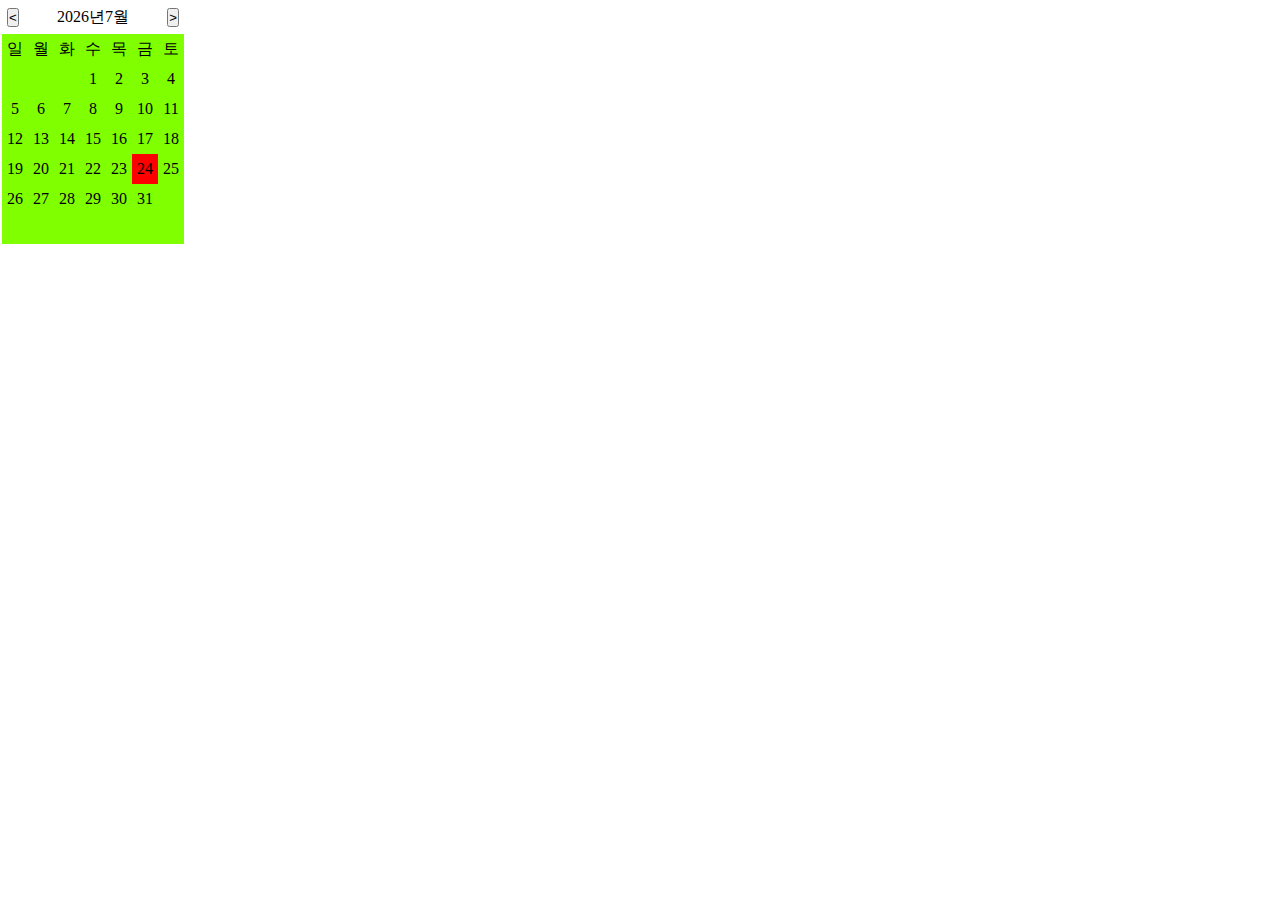
<file: Front.project/Calendar/index.html>
<!DOCTYPE html>
<html lang="en">
<head>
    <meta charset="UTF-8">
    <meta http-equiv="X-UA-Compatible" content="IE=edge">
    <meta name="viewport" content="width=device-width, initial-scale=1.0">
    <link rel="stylesheet" href="./index.css">
    <title>Document</title>
</head>
<body>
    <table id="calendar">
        <!-- 뒤에서 변수명을 주기 위해 아이디 생성-->
          <thead>
              <tr>
              <td> <input type = "button" onclick="pastmonth()" value = "<"/> </td>
              <td></td>
              <td id="YM">year-month<td>
              <td> <input type = "button" onclick="nextmonth()" value = ">"/> </td>
              </tr>
          </thead>
          <tbody>
              <tr>
              <td>일</td>
              <td>월</td>
              <td>화</td>
              <td>수</td>
              <td>목</td>
              <td>금</td>
              <td>토</td>
              </tr>
              <tr id="col1"></tr>
              <tr id="col2"></tr>
              <tr id="col3"></tr>
              <tr id="col4"></tr>
              <tr id="col5"></tr>
              <tr id="col6"></tr>
          </tbody>
      </table>
      <script src="./index.js"></script>
    </body>
</html>
</file>
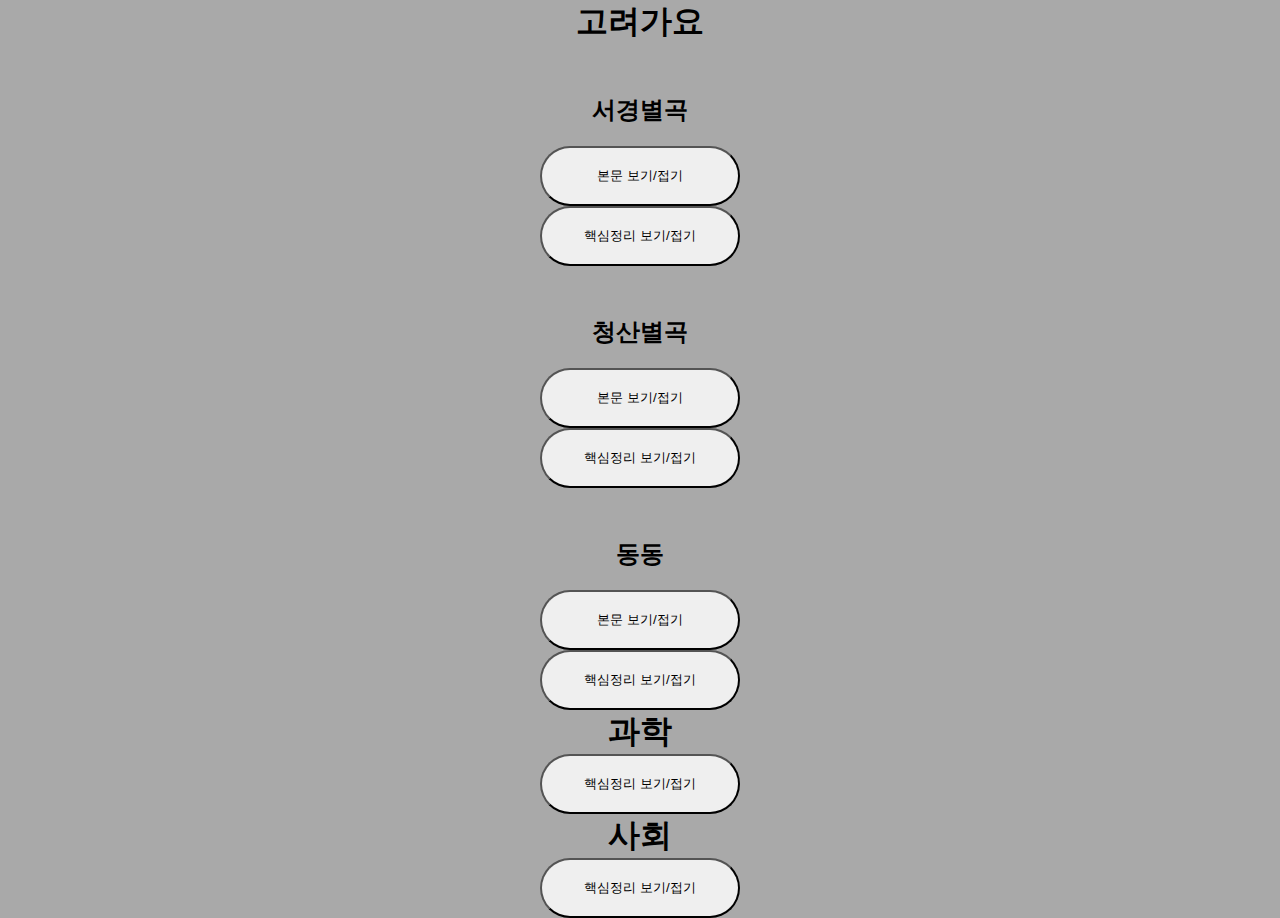
<file: Front.project/Final_exam/index.html>
<!DOCTYPE html>
<html lang="en">
<head>
    <meta charset="UTF-8">
    <meta http-equiv="X-UA-Compatible" content="IE=edge">
    <meta name="viewport" content="width=device-width, initial-scale=1.0">
    
    <title>Document</title>
    <style>
        *{
    padding: 0px;
    margin: 0px;
}

#container{
    display: flex;
    flex-direction: column;
    align-items: center;
}

body{
    background-color: darkgray;
}

.core{
    display: none;
    flex-direction: column;
    margin: 20px;
}
span{
    padding: 5px;
    font-size: 30px;
    font-weight: bold;
    border: 4px solid black;
    border-bottom: none;
    background-color: tomato;
}
/* *{
    border: 2px solid black;
} */

ul{
    list-style: none;
}

li{
    padding-left: 10px;
    font-size: 20px;
    font-weight: bolder;
    border: 4px solid black;
    border-bottom: 1px solid black;
    background-color: yellowgreen;
}
p{
    border-left: 4px solid black;
    border-right: 4px solid black;
    padding: 10px;
    padding-left: 30px;
    font-weight: bold;
    background-color: white;
}
.lasttext{
    border-bottom: 4px solid black;
}

button{
    width: 200px;
    height: 60px;
    border-radius: 30px;
}

.texts{
    border: 4px solid black;
    width: 500px;
    margin: 20px;
    padding-top: 40px;
    padding-bottom: 40px;
}

h2{
    padding: 20px;
    padding-top: 50px;
}
    </style>
</head>
<body>
    <div id="container">
    <h1>고려가요</h1>
    <h2>서경별곡</h2>
    <button id="seobutton" onclick="seoprint()">본문 보기/접기</button>
    <ul id="seoinfo"></ul>
    <button id="seocore" onclick="seocore()">핵심정리 보기/접기</button>
    <div class="core" id="seo">
        <span>핵심정리</span>
        <ul>
            <ul>
                
                <li>작  자 :</li>
                <p>미상</p>
                <li>주  제 : </li>
                <p>이별의 정한</p>
                <li>연  대 : </li>
                <p>고려 시대</p>
                <li>갈  래 :</li>
                <p>고려 가요(속요 , 장가)</p>
                <li>율  조 :</li>
                <p> 3음보 <br>(ex  :   서경이 / 아즐가 서경이 / 셔울히 마르는)</p>
                <li>형  식 :</li>
                <p>분연체(연의 구분)</p>
                <li>표  현 :</li>
                <p>반복법</p>
                <p>비유법</p>
                <p>설의법 *</p>
                <p>각 연마다 어조의 차이가 나타남</p>
                <li>성  격 :</li>
                <p>개인 서정 가요</p>
                <p>이별의 노래</p>
                <p>남녀상열지사 * (고려가요의 특징)</p>
                <li>의  의 :</li>
                <p>고려 가요 중 청산별곡과 함꼐 가장 문학성이 뛰어남.</p>
                <p>2연은 내용상 <정석가> 6연과 유사<br>(구비문학적 : 사람들의 입을 통해 전해 온 문학)</p>
                <li>특  징 :</li>
                <p>익재난고 소악부에 한역가 전함<br>(익재난고 : 고려 후기의 문신인 이제현이 저술하여 1363년(공민왕 12)에 책으로 간행한 한국의 시문집)</p>
                <p>전 3연 14절</p>
                <p>음악적 리듬감을 살리기 위해 조율음 사용(아즐가 , etc)</p>
                <p>조선시대에 남녀상열지사라 비판받기도 함</p>
                <li>구  성 : </li>
                <p>1연  : 이별의 거부</p>
                <p>2연 : 믿음</p>
                <p>3연 : 원망(사공)</p>
                <li>운율의 형성 : </li>
                <p>동일어의 반복</p>        
                <p>동일 음원 반복</p>
                <p>음보의 규칙성(3음보)</p>
                <p class="lasttext">일정한 음절수의 반복</p>
        
            
            
            
            
            
            </ul>
        </ul>
    </div>
    <h2>청산별곡</h2>
    <button id="chungbutton" onclick="chungprint()">본문 보기/접기</button>
    <ul id="chunginfo"></ul>
    <button id="chungcore" onclick="chungcore()">핵심정리 보기/접기</button>
    <div class="core" id="chung">
        <span>핵심정리</span>
        <ul>
            <ul>
                <li>작  자 :</li>
                <p>미상</p>
                <li>주  제 : </li>
                <p>현세에 대한 체념</p>
                <p>생의 고뇌와 비애</p>
                <p>유랑민의 슬픔</p>
                <p>임을 잃은 여인의 처절한 삶</p>
                <li>연  대 : </li>
                <p>고려 시대(불확실)</p>
                <li>갈  래 :</li>
                <p>고려 가요(속요 , 장가)</p>
                <li>율  조 :</li>
                <p>3-3-2조(살어리/살어리/랏다)</p>
                <p>3음보</p>
                <li>형  식 : </li>
                <p>전 8장의 분절체(=분연체)</p>
                <li>표  현 :</li>
                <p>'ㄹ' 음의 반복과 'ㅇ' 음(유음) 의 어울림에서 빚어내는 음악성이 대비되었다</p>
                <p>반복법과 상징성이 두드러진다</p>
                <p>똑같은 어휘의 반복으로 의미 강조</p>
                <p>상징적 수법</p>
                <li>성  격 :</li>
                <p>외우 내환의 현실에서 생의 고뇌를 잊으려는 선인들의 낙천성이 드러남</p>
                <p>현실도피적 성격</p>
                <p>애상적</p>
                <p>감상적</p>
                <p>체념적</p>
                <p>은둔 사상</p>
                <li>의  의 :</li>
                <p>고려 속요 중 서경별곡과 함꼐 비유성과 창작성이 뛰어나고 문학성 또한 빼어남</p>
                <p>고려인들의 삶의 애환을 반영한 작품, 고려인의 정서가 장 나타남</p>
                <p>음악적 효과가 가장 뛰어난 작품으로 평가됨</p>
                <p>사상적인 면에서 극단적인 현실 도피 / 현실 부정의 면모를 보이고 있음</p>
                <li>특  징 :</li>
                <p>음악적 효과 뛰어남</p>
                <p>순화된 정서 표현</p>
                <p>매 연 4구</p>
                <p>각 장 끝에 후렴구 위치</p>
                
                <li>구  성 : </li>
                <p>기(1연) - 승(2,3,4연) - 전(5,6,7연) - 결(8연)의 4단 구성</p>
                <p>산 -  바다의 대칭적 2단 구성</p>
                <li>제  재 : </li>
                <p>내우(척신들의 독선적 행위, 무신정변)</p>
                <p class="lasttext">외환(몽골군 침입)의 현실</p>
                
        
            
            
            
            
            
            </ul>
        </ul>
    </div>
    <h2>동동</h2>
    <button id="dongbutton" onclick="dongprint()">본문 보기/접기</button>
    <ul id="donginfo"></ul>
    <button id="dongcore" onclick="dongcore()">핵심정리 보기/접기</button>
    <div class="core" id="dong">
        <span>핵심정리</span>
        <ul>
            <ul>
                <li>작  자 :</li>
                <p>미상</p>
                <li>주  제 : </li>
                <p>임에 대한 송도(송축)와 애련(슬픔)</p>
                <li>연  대 : </li>
                <p>고려 시대(불확실)</p>
                <li>갈  래 :</li>
                <p>고려 가요(속요 , 장가)</p>
                <li>율  조 :</li>
                <p>4구 3음보</p>
                <li>형  식 : </li>
                <p>전 13연의 분연체 / 월령체 / 달거리노래</p>
                <li>표  현 :</li>
                <p>영탄법</p>
                <p>직유법</p>
                <p>은유법</p>
                <p>의성어 사용(동동 : 북소리)</p>
                <li>성  격 :</li>
                <p>이별의 노래</p>
                <p>민요풍</p>
                <p>송도가</p>
                <li>의  의 :</li>
                <p>월령체 노래의 효시(시작)</p>
                <p>슬픔과 원한을 찬미(아름다운 것을 기리어 칭송하는 것)로 승화시킴</p>
                <li>특  징 :</li>
                <p>시상전개의 방식(시세 풍속에 따라 사랑의 여러 감정을 읊음)</p>
                <p>사물에 비유해 님과 화자를 나타냄 ***</p>
                <p>중종 때에 정읍사와 남녀상열지사라 하여 폐지됨</p>
                <li>구  성 : </li>
                <p class="lasttext">전 13연, 월령체 구성</p>
        
            
            
            
            
            
            </ul>
        </ul>
    </div>
    <h1>과학</h1>
    <button id="sciencebutton" onclick="science()">핵심정리 보기/접기</button>
    <div class="core" id="science">
        <span>핵심정리</span>
        <ul>
            <ul>
                <li>[ 1 ]관 성</li>
                <p>물체가 원래의 운동 상태를 유지하려는 성질</p>
                <p><br>운동 : 운동하고 있었던 물체가 계속 운동하려는 성질</p>
                <p>정지 : 정지하고 있었던 물체가 계속 정지하려는 성질</p>
                <p><br>(1) 관성의 크기 : 질량이 클수록 관성이 크다.</p>
                <p>-> 질량이 클수록 운동 상태를 변화하기 힘들다</p>
                <p><br>(2) 관성 법칙 : 물체에 힘이 작용하지 않으면 (알짜 힘 = 0) 정지해 있던 물체는 계속 정지해 있고, 운동하던 물체는 계속 등속 직선 운동을 한다.</p>
                <li>[ 2 ]운 동  량</li>
                <p>운동하는 물체의 운동 효과를 나타내는 물리량</p>
                <p><br>크기와 방향을 가진다. (백터값)</p>
                <p><br>운동량 = 질량(크기) * 속도(방향) (P = mv)</p>
                <li>[ 3 ]충 격  량</li>
                <p>물체가 받은 충격의 정도를 나타내는 양</p>
                <p><br>크기와 방향을 가짐</p>
                <p><br>충격량 = 힘 * 시간</p>
                <p><br>운동량과 충격량의 관계</p>
                <p>물체가 일정한 시간 동안 힘을 받으면 힘을 받으면 힘을 받는 동안 속도가 변하므로 운동량도 변한다.</p>
                <p><br>(충격량) = 운동량의 변화량 = 나중 운동량 – 처음 운동량</p>
                <p><br>(1) 충격량과 운동량 변화량의 관계</p>
                <p>물체가 받은 충격량은 운동량과 변화량과 같다.</p>
                <p><br>(2) 운동량과 변화량을 크게 하는 방법</p>
                <p>힘이 작용하는 시간이 같거나 작용하는 힘이 클수록 운동량이 크게 변한다.</p>
                <p><br>충돌과 안전장치</p>
                <p>충돌하는 동안 물체가 받는 평균 힘은 단위 시간 동안 운동량의 변화량과 같다</p>
                <p><br>(1) 평균 힘과 충돌 시간의 관계</p>
                <p>- 충격량이 같을 때 충돌 시간이 짧을수록 평균힘이 커진다.</p>
                <p>- 충격량이 같을 때 충돌 시간이 길수록 평균힘이 길어진다.</p>
                <p><br>(2) 물체가 받는 충격 줄이기</p>
                <p>충격량이 같더라도 힘을 받는 시간이 길어지면 물체가 받는 힘의 크기가 작아진다.</p>
                <li>A. 지구 시스템의 구성 요소</li>
                <p>태양계와 지구 시스템 </p>
                <p>태양계 : 태양, 행성, 위성, 소행성 등 구성 천체의 중력으로 유지되는 역학적 시스템</p>
                <p>지구계 : 지구를 구성하는 지권, 기권, 수권, 생물권, 외권이 서로 영향을 두고 받으며 이루어진 시스템</p>
                <p><br>지권 : 지구 표면과 지구 내부를 포함하는 깊이 약 6400km인 영역 -> 층상구조 : 지각, 맨틀, 외핵, 내핵으로 구분</p>
                <p><br>지각</p>
                <p>- 지구의 겉 부분으로, 대륙 지각과 해양 지각으로 구성한다.</p>
                <p>- 규산염 물질로 이루어져 있으며, 고체 상태이다.</p>
                <p><br>맨틀</p>
                <p>- 지권 전체 부피의 약 80%를 차지한다.</p>
                <p>- 고체 상태이지만 유동성이 있어 대류가 일어난다.</p>
                <p><br>핵</p>
                <p>외핵, 내핵</p>
                <p>- 철과 니켈로 이루어져 있어 밀도가 크다.</p>
                <p>- 액체 상태의 외핵과 고체 상태의 내핵으로 구분한다.</p>
                <p>- 외핵에서 철과 니켈의 대류로 지구 자기장이 형성된다.</p>
                <p><br>특징</p>
                <p>- 생명체에게 필요한 물질을 공급하고 서식 공간을 제공한다.</p>
                <p>- 화산 활동으로 기후 변화가 발생한다.</p>
                <p>- 수륙 분포는 대기와 해수의 순환에 영향을 준다.</p>
                <p><br>기권 : 지구를 둘러싸고 있는 대기층으로, 높이 약 1000km인 영역 -> 층상 구조 : 높이에 따른 기온 분포를 기준으로 대류권, 성층권, 중간권, 열권으로 구분</p>
                <p><br>대류권</p>
                <p>- 높이 올라갈수록 기온이 낮아진다. -> 불안정한 층</p>
                <p>- 대류가 일어나고 기상 현상 (눈, 비, 구름 등)이 나타난다.</p>
                <p><br>성층권</p>
                <p>- 높이 올라갈수록 기온이 높아진다. -> 안정한 층</p>
                <p>- 20km ~ 30km 구간에 오존층이 존재한다.</p>
                <p><br>중간권</p>
                <p>- 높이 올라갈수록 기온이 급격히 높아진다. -> 불안정한 층</p>
                <p>- 대류가 일어나지만 수증기가 거의 없기 때문에 기상 현상은 나타나지 않는다.</p>
                <p><br>열권</p>
                <p>- 높이 올라갈수록 기온이 급격히 높아진다.</p>
                <p>- 공기가 희박하여 낮과 밤의 기온 차가 매우 크다. 오로라 발생.</p>
                <p><br>특징</p>
                <p>- 온실 효과로 지구를 보안한다.</p>
                <p>- 우주에서 지구로 유입되는 물질을 차단한다.</p>
                <p>- 생물의 호흡과 광합성에 필요한 산소와 이산화 탄소를 공급한다.</p>
                <p>- 오존층은 지표에 도달하는 자외선을 차단하여 지상의 생명체를 보호한다.</p>
                <p><br>수권 : 해수, 빙하, 지하수, 강, 호수 등 지구에 분포하는 물 -> 해상의 층상 구조 깊이에 따른 수온 분포를 기준으로 혼합층, 수온 약층, 심해층으로 구분</p>
                <p><br>혼합층</p>
                <p>- 태양 복사 에너지를 흡수하여 수온이 높다.</p>
                <p>- 바람의 혼합 작용으로 깊이에 따른 수온이 거의 일정하다.</p>
                <p>- 바람의 세기가 강할수록 두께가 두꺼워진다.</p>
                <p><br>수온 약층</p>
                <p>- 깊어질수록 수온이 급격하게 낮아진다. -> 안정한 층</p>
                <p>- 혼합층과 심해층 사이의 물질과 에너지 교환을 차단한다. -> 해수의 연직 운동이 잘 일어나지 않기 때문</p>
                <p><br>심해층</p>
                <p>- 수온이 낮고 깊이에 따른 수온 변화가 거의 없다.</p>
                <p>- 위도나 계절에 관계없이 수온이 거의 일정하다.</p>
                <p><br>특징</p>
                <p>- 태양 에너지를 저장하여 지구 온도를 일정하게 유지한다.</p>
                <p>- 열에너지를 운송한다.</p>
                <p><br>생물권 : 지구에 살고 있는 모든 생물 -> 지권, 기권, 수권에 걸쳐 분포</p>
                <p><br>특징</p>
                <p>- 풍화를 일으키는, 광합성과 호흡을 통해 기권의 성분을 변화시킨다.</p>
                <p>- 토양 속 미생물은 생물 사체나 배설물을 분해하는 과정에서 토양의 성분을 변화시킨다.</p>
                <p><br>외권 : 기권 바같의 우주 공간</p>
                <p><br>특징</p>
                <p>- 외권과 지권의 물질 교환은 거의 없다. </p>
                <p>- 태양 에너지는 지구 시스템에 많은 영향을 준다.</p>
                <p>- 지구 자기장은 우주선이나 태양풍을 차단하여 지구의 생명체를 보호한다.</p>
                <li>B. 지구 시스템 구성 요소의 상호 작용</li>
                <p>지구 시스템의 상호 작용 : 지구 시스템의 각 권은 서로 영향을 주고 받으며 균형을 이룬다.</p>
                <p>1. 어느 한 권의 변화는 다른 권에도 영향을 준다.</p>
                <p>2. 상호 작용은 각 권 내에서도 일어나도, 서로 다른 권 사이에서도 일어난다.</p>
                <p><br>지구 시스템의 구성 요소가 생명 유지에 기여하는 원리</p>
                <p>지권 : 과거에 판게아가 분리되면서 기후가 다양해져 다양한 생물 출현</p>
                <p>기권 : 생물에 유해한 자외선 차단, 강수 현상으로 생물 성장, 대부분의 원석 차단</p>
                <p>수권 : 원시 바다의 형성 이후 대기 중 이산화 탄소가 바다에 녹으면서 파도한 온실 효과 방지</p>
                <p>생물권 : 식물의 광합성으로 대기 중에 산소 공급</p>
                <p>외권 : 태양과의 거리가 적당하여 태양 에너지를 적당히 흡수</p>
                <li>C. 지구 시스템의 에너지 흐름</li>
                <p>지구 시스템의 에너지원</p>
                <p><br>태양 에너지 </p>
                <p>- 발생 원인 : 태양의 수소 핵융합 반응</p>
                <p>- 지구 시스템에서 자연 현상을 일으키는 근원적인 에너지</p>
                <p>- 기상 현상과 해류를 발생시키고, 풍화와 핌식 작용을 일으킨다.</p>
                <p>- 일부는 생물에 흡수되어 생명 활동에 필요한 에너지로 이동, 화석 연료의 근원</p>
                <p><br>지구 내부 에너지</p>
                <p>- 발생 원인 : 지구 내부의 방사성 원소의 붕괴열</p>
                <p>- 맨틀 대류를 일으켜 지진, 화산 활동, 판의 운동을 일으킨다. </p>
                <p>- 외핵의 운동을 일으켜 지구 자기장을 형성한다.</p>
                <p><br>조력 에너지</p>
                <p>- 발생 원인 : 달과 태양의 인력</p>
                <p>- 밀물과 썰물을 일으켜 해안 지각의 생태계와 지형 변화에 영향을 준다.</p>
                <p><br>지구 시스템의 에너지 흐름</p>
                <p>1. 위도별 에너지 불균형 : 단위 면적의 지표면에 도달하는 태양 복사 에너지양이 다르다.</p>
                <p>2. 지구 전체의 에너지 평형 : 대기와 해수의 순환을 통해 저위도 지역의 남는 에너지가 고위도 지역으로 이동하여 지구는 전체적으로 에너지 평형을 이룬다.</p>
                <p>3. 에너지는 지구 시스템을 이동하면서 다양한 자연 현상 및 물질의 순환을 일으킨다.</p>
                <li>D. 지구 시스템의 물질 순환</li>
                <p>물의 순환</p>
                <p>1. 물의 순환을 일으키는 주된 에너지원 : 태양 에너지</p>
                <p>2. 물은 고체, 액체, 기체로 상태가 변하면서 지구 시스템을 순환한다. -> 지권, 기권, 수권, 생물권에 영향을 주고, 에너지를 지구 전체에 고르게 분산한다.</p>
                <p>3. 물의 평형 : 각 권에서 물의 양은 일정하게 유지되어 평형을 이루고 있다.</p>
                <p><br>탄소의 순환</p>
                <p>1. 탄소의 존재 형태 : 각 권에서 다양한 형태로 존재한다.</p>
                <p>- 지권 : 석회암, 화석 연료</p>
                <p>- 기권 : 이산화 탄소, 메테인</p>
                <p>- 수권 : 탄산 이온</p>
                <p>- 생물권 : 탄소 화합물</p>
                <p><br>2. 탄소의 순환 : 탄소는 여러 가지 형태로 지권, 기권, 수권, 생물권을 이용하여 순환하고 이때 에너지의 흐름이 함께 일어난다. -> 지구 시스템 전테의 탄소의 양은 일정하다.</p>
                <p><br>질소의 순환</p>
                <p>대기 중 질소는 토양 속의 세균을 통해 질산 이온으로 바뀌어 식물에게 흡수되고 동물에게 이동된다.</p>
                

                <p class="lasttext">이러한 질소는 단백질의 구성 성분이 되며, 분해자를 통해 동식물의 배설물이나 사페가 분해되면서 질소가 기권으로 이동한다.</p>
        
            
            
            
            
            
            </ul>
        </ul>
    </div>
    <h1>사회</h1>
    <button id="societybutton" onclick="society()">핵심정리 보기/접기</button>
    <div class="core" id="society">
        <span>핵심정리</span>
        <ul>
            <ul>
                <li>도시화와 산업화</li>
                <p>&nbsp;</p>
                <p>기반 기능 : 도시의 성장을 유발하는 기능</p>
                <p>ex) 공장, 대형 도매 시장</p>
                <p>&nbsp;</p>
                <p>비기반 기능 : 도시 주민의 수요를 늘리는 기능</p>
                <p>ex) 이용업, 미용업, 동네 슈퍼, 학교 등</p>
                <p>&nbsp;</p>
                <p>도시화 단계</p>
                <p>&nbsp;</p>
                <p>초기 단계 : 도시 인구 비율 낮음</p>
                <p>가속화 단계 : 인구가 도시 집중</p>
                <p>종착 단계 : 도시 인구 증가율 둔화, 역도시화 현상</p>
                <p>&nbsp;</p>
                <p>대도시의 내부 구조</p>
                <p>&nbsp;</p>
                <p>도심 : 도시 내에서 접근성 가장 좋음, 중추 관리 기능과 고급 서비스 기능 밀집</p>
                <p>부도심 : 도심과 외각을 연결하는 교통의 요지에 발달</p>
                <p>중간 지역 : 업무 기능과 주거 기능이 혼재되어 나타남</p>
                <p>외곽 지역 : 도시 경관과 농촌 경관이 혼재, 스프롤 현상 막기 위해 개발 제한 구역 설정</p>
                <p>&nbsp;</p>
                <p>대도시권 형성 원인</p>
                <p>&nbsp;</p>
                <p>대도시의 과밀화로 인한 주택 부족 및 지가 상승, 각종 용지 부족</p>
                <p>대도시 주변 지역으로 인구화 산업 시설 분산, 쾌적한 환경에 대한 요구</p>
                <p>대중 교통 수단의 발달과 자가용 이용의 보편화 및 정부의 분산 정책 등</p>
                <p>&nbsp;</p>
                <p>교외화 현상 : 대도시와 주변 지역이 기능적으로 밀접한 관계 형성</p>
                <p>&nbsp;</p>
                <p>생태 환경의 변화</p>
                <p>&nbsp;</p>
                <p>녹지 공간의 비중 높음</p>
                <p>시가지 개발에 따른 녹지 공간의 축소</p>
                <p>열섬현상 발생, 생태계 교란</p>
                <p>홍수 발생 증가</p>
                <p>대기 오염, 소음 공해, 쓰레기 문제 등</p>
                <p>&nbsp;</p>
                <li>산업화와 도시화에 따른 문제</li>
                <p>&nbsp;</p>
                <p>환경 문제</p>
                <p>주택 문제</p>
                <p>교통 문제</p>
                <p>사회 문제</p>
                <p>&nbsp;</p>
                <p>교통과 통신의 발달에 따른 생활 공간의 변화</p>
                <p>&nbsp;</p>
                <p>생활권의 확대</p>
                <p>경제 활동 범위의 확대</p>
                <p>여가 공간의 확대</p>
                <p>생태 환경의 변화</p>
                <p>&nbsp;</p>
                <p>교통 수단별 특색</p>
                <p>&nbsp;</p>
                <p>도로 교통 : 장거리 수송 활발, 운전 연결성 &uarr;, 여객 수송 분담률 &uarr;</p>
                <p>철도 교통 : 정시성과 안전성 &uarr;, 장거리 화물 수송에 유리</p>
                <p>해상 교통 : 조운제, 장거리 대형 화물 수송에 유리</p>
                <p>항공 교통 : 장거리의 신속한 수송 가능, 기상 제약 &uarr;, 운송비 &uarr;</p>
                <p>&nbsp;</p>
                <p>유비쿼터스 : 시공간 구애 X 자유롭게 네트워크에 접속할 수 있는 환경</p>
                <p>&nbsp;</p>
                <li>지역 조사 순서</li>
                <p>&nbsp;</p>
                <p>조사 주제 및 방법 선정</p>
                <p>지역 정보 수집</p>
                <p>지역 정보 정리 및 분석</p>
                <p>보고서 작성 및 발표</p>
                <p>&nbsp;</p>
                <li>인권</li>
                <p>인권 특징</p>
                <p>&nbsp;</p>
                <p>보편성 : 인류 구성원 모두가 가지는 권리</p>
                <p>천부성 : 인간이라면 갖는 당연한 권리</p>
                <p>불가침성 : 다른 사람에게 양도 X, 누구도 침해 X</p>
                <p>항구성 : 영구히 보장되는 권리</p>
                <p>&nbsp;</p>
                <p>시민 혁명 사상적 배경 : 계몽 사상, 사회 계약설, 천부 인권 사상 등의 확산</p>
                <p>&nbsp;</p>
                <p>대표적인 시민 혁명</p>
                <p>&nbsp;</p>
                <p>영국 명예 혁명</p>
                <p>&nbsp;</p>
                <p>영국 명예 혁명 : 권리 장전, 국왕의 권력 행사에 의회의 동의 받도록 규정</p>
                <p>미국 독립 혁명 : 미국 독립 선언 : 천부 인권, 저항권 규정</p>
                <p>프랑스 혁명 : 프랑스 인권 선언 : 자유권, 재산권, 평등권 규정</p>
                <p>&nbsp;</p>
                <p>독일 바이마르 헌법에 사회권이 최초로 명시됨</p>
                <p>&nbsp;</p>
                <p>세계 인권 선언 : 인권 보장을 위해 함께 노력하는 연대권 개념 확립</p>
                <p>&nbsp;</p>
                <p>인권 3세대론</p>
                <p>&nbsp;</p>
                <p>1세대 인권 : 자유권 중심</p>
                <p>2세대 인권 : 사회권 중심 : 노동, 교육, 문화</p>
                <p>3세대 인권 : 연대권 중심 : 자결권, 평화와 재난 구제와 지속 가능한 환경에 관한 권리</p>
                <p>&nbsp;</p>
                <p>현대 사회에서 확장된 인권</p>
                <p>&nbsp;</p>
                <p>주거권</p>
                <p>환경권</p>
                <p>안전권</p>
                <p>문화권</p>
                <p>잊힐 권리 : 인터넷에서 자기에 관한 정보 삭제를 요청할 권리</p>
                <p>(주문환 잊을안전 이라고 외우세요)</p>
                <p>&nbsp;</p>
                <p>헌법으로 보장하는 기본권</p>
                <p>&nbsp;</p>
                <p>인권의 존엄과 가치 : 인간은 어떤 목적의 수단이 될 수 없음</p>
                <p>행복 추구권 : 정신적 만족 추구</p>
                <p>자유권</p>
                <p>평등권</p>
                <p>참정권</p>
                <p>사회권 : 최소한의 생활 수준 보장</p>
                <p>청구권</p>
                <p>&nbsp;</p>
                <p>우리나라 헌법 원리</p>
                <p>&nbsp;</p>
                <p>국민 주권 : 주권이 국민에게 있다</p>
                <p>권력 분립 : 국가 권력을 나누어 각각 다른 기관에 맡겨 서로 견제</p>
                <p>법치 주의 : 국가 운영은 국회에서 제정한 법률에 근거하여 수행되어야 한다는 원리</p>
                <p>입헌 주의 : 공동체의 모든 생활이 헌법에 따라 이루어지게 함으로써 국민의 인권 보장</p>
                <p>&nbsp;</p>
                <p>인권 보장 위한 제도적 장치</p>
                <p>&nbsp;</p>
                <p>헌법 재판소</p>
                <p>└위헌 법률 심판 : 재판중인 사건에서 다루는 법률이 헌법에 위반하는지 판단하는 제도</p>
                <p>└헌법 소원 심판 : 기본권을 침해받은 자가 직접 그 권리를 구제해주도록 청구하는 제도</p>
                <p>국가 인권 위원회</p>
                <p>&nbsp;</p>
                <p>기본권의 제한과 한계</p>
                <p>&nbsp;</p>
                <p>목적상의 한계 : 국가 안전 보장, 질서 유지, 공공 복지라는 세가지 목적 중 하나라도 충족</p>
                <p>방법상의 한계 : 필요한 대에 한해서만 제한</p>
                <p>형식상의 한계 : 국회에서 제정된 법률의 근거가 반드시 있어야함</p>
                <p>내용상의 한계 : 제한하는 경우 자유와 권리의 본질적인 내용 침해 불가</p>
                <p>&nbsp;</p>
                <p>시민 불복종</p>
                <p>&nbsp;</p>
                <p>사례</p>
                <p>&nbsp;</p>
                <p>간디의 소금법 거부 운동</p>
                <p>마틴 루서 킹의 흑인 인권 운동</p>
                <p>&nbsp;</p>
                <p>정당화 요건</p>
                <p>&nbsp;</p>
                <p>목적의 정당성 : 사회 정의의 실현 목표하는 양심적 행동</p>
                <p>비폭력성</p>
                <p>최후의 수단</p>
                <p>처벌 감수</p>
                <p>&nbsp;</p>
                <p>사회적 소수자 성립 요건</p>
                <p>&nbsp;</p>
                <p>식별 가능성 : 신체적, 문화적으로 다른 집단과 구별됨</p>
                <p>권력의 열세 : 지배 집단에 비해 열세에 있음</p>
                <p>사회적 차별 : 사회적 차별의 대상이 됨</p>
                <p>집합적 정체성 : 스스로 차별받는 집단의 구성원이라는 인식 또는 소속감 갖음</p>
                <p>&nbsp;</p>
                <p>세계의 다양한 인권 문제</p>
                <p>&nbsp;</p>
                <p>빈곤 문제</p>
                <p>성차별 문제</p>
                <p>인종 차별 문제</p>
                <p>기본권 침해 문제</p>
                <p>&nbsp;</p>
                <p>다양한 세계 인권 지수</p>
                <p>&nbsp;</p>
                <p>세계 기아 지수</p>
                <p>성 격차 지수</p>
                <p>언론 자유 지수</p>
                <p>불평등 조정 인간 개발 지수</p>
                <p>&nbsp;</p>
                <p>(이하 청소년 아르바이트 10계명)</p>
                <p>원칙적으로 만 15세 이상의 청소년만 근로가 가능합니다(단, 13세에서 14세의 청소년이 아르바이트를 하기 위해서는 지방고용노동관서에서 발급하는 취직인허증이 필요).</p>
                <p>청소년을 고용한 사업주는 청소년의 부모님(친권자 또는 후견인) 동의서와 가족관계기록사항에 관한 증명서(가족관계증명서,주민등록등본 등)를 사업장에 비치하여야 합니다.</p>
                <p>근로조건(임금, 근로시간, 휴일, 휴가, 업무내용 등)을 기재한 근로계약서를 반드시 작성해야 합니다.</p>
                <p>청소년도 성인과 동일한 최저임금(2015년 기준, 시간당 5,580원)을 받습니다.</p>
                <p>청소년의 근로는 특별한 보호를 받습니다(하루 7시간, 주 40시간 이상 일할 수 없으며, 원칙적으로 야간근로와 휴일근무는 금지되고, 위험한 일이나 도덕상&middot;건강상 해로운 일도 할 수 없음).</p>
                <p>연장&middot;야간&middot;휴일에 일을 하였다면 통상임금(시급)의 50%를 가산임금으로 받을 수 있으며, 1년이상 근무하고 일을 그만두는 경우 퇴직금도 받을 수 있습니다.</p>
                <p>청소년도 유급휴일과 휴가를 받을 수 있습니다.</p>
                <p>근로청소년을 예고 없이 해고할 수 없습니다.</p>
                <p>일하다가 다쳤다면 「산재보험법」이나 「근로기준법」에 따라 치료와 보상을 받을 수 있습니다.</p>
                <p>일하는 중에 부당한 처우를 당하거나 궁금한 사항이 있다면 국번없이 ☎ 1350 !(고용노동부)</p>
                <p class="lasttext">이러한 질소는 단백질의 구성 성분이 되며, 분해자를 통해 동식물의 배설물이나 사페가 분해되면서 질소가 기권으로 이동한다.</p>
        
            
            
            
            
            
            </ul>
        </ul>
    </div>
    <script>
        const info = {
    chungbutton : document.getElementById('chungbutton'),
    chung : document.getElementById('chung'),
    chunginfo : document.getElementById('chunginfo'),
    chungtext : document.getElementById('chungtext'),
    seobutton : document.getElementById('seobutton'),
    seo : document.getElementById('seo'),
    seoinfo : document.getElementById('seoinfo'),
    dongbutton : document.getElementById('dongbutton'),
    dong : document.getElementById('dong'),
    donginfo : document.getElementById('donginfo'),
    sciencebutton : document.getElementById('sciencebutton'),
    science :document.getElementById('science'),
    society : document.getElementById('society'),
    sobutton : document.getElementById('societybutton')
}

var corebutton1=1;
var corebutton2=1;
var corebutton3=1;
var sciencebutton = 1;
var sobutton =1;


function science(){
    if (sciencebutton==0){
        info.science.style.display = 'none';
        sciencebutton = 1;
    }
    else{
        info.science.style.display = 'flex';
        sciencebutton = 0;
    }
}
function society(){
    if (sobutton==0){
        info.society.style.display = 'none';
        sobutton = 1;
    }
    else{
        info.society.style.display = 'flex';
        sobutton = 0;
    }
}
function seocore(){
    if (corebutton1==0){
        info.seo.style.display = 'none';
        corebutton1=1;
    }
    else{
        info.seo.style.display = 'flex '
        corebutton1=0;
    }
}
function chungcore(){
    if (corebutton2==0){
        info.chung.style.display = 'none';
        corebutton2=1;
    }
    else{
        info.chung.style.display = 'flex '
        corebutton2=0;
    }
}
function dongcore(){
    if (corebutton3==0){
        info.dong.style.display = 'none';
        corebutton3=1;
    }
    else{
        info.dong.style.display = 'flex '
        corebutton3=0;
    }
}

var button1=0;
var button2=0;
var button3=0;
function chungprint() {
    if (button1==0){
        info.chunginfo.insertAdjacentHTML('beforeend' ,`<p id="chungtext" class="texts">살어리 살어리랏다 쳥산(靑山)애 살어리랏다<br>
        멀위랑 다래랑 먹고 쳥산(靑山)애 살어리랏다<br>
        얄리얄리 얄랑셩 얄라리 얄라<br>
        .<br>
        우러라 우러라 새여 자고 니러 우러라 새여<br>
        널라와 시름 한 나도 자고 니러 우니로라<br>
        얄리얄리 얄라셩 얄라리 얄라<br>
        .<br>
        가던 새 가던 새 본다 믈 아래 가던 새 본다<br>
        잉무든 장글란 가지고 믈 아래 가던 새 본다<br>
        얄리얄리 얄라셩 얄라리 얄라<br>
        .<br>
        이링공 뎌링공 ᄒᆞ야 나즈란 디내와손뎌<br>
        오리도 가리도 업슨 바므란 ᄯᅩ 엇디 호리라<br>
        얄리얄리 얄라셩 얄라리 얄라<br>
        .<br>
        어듸라 더디던 돌코 누리라 마치던 돌코<br>
        믜리도 괴리도 업시 마자셔 우니노라<br>
        얄리얄리 얄라셩 얄라리 얄라<br>
        .<br>
        살어리 살어리랏다 바ᄅᆞ래 살어리랏다<br>
        ᄂᆞᄆᆞ자기 구조개랑 먹고 바ᄅᆞ래 살어리랏다<br>
        얄리얄리 얄라셩 얄라리 얄라<br>
        .<br>
        가다가 가다가 드로라 에졍지 가다가 드로라<br>
        사ᄉᆞ미 지ᇝ대예 올아셔 ᄒᆡ금(奚琴)을 혀거를 드로라
        얄리얄리 얄라셩 얄라리 얄라<br>
        .<br>
        가다니 ᄇᆡ브른 도긔 설진 강수를 비조라<br>
        조롱곳 누로기 ᄆᆡ와 잡ᄉᆞ와니 내 엇디 ᄒᆞ리잇고<br>
        얄리얄리 얄라셩 얄라리 얄라<br></p>`)
        console.log("asdf")
        button1++;
    }
    else{
        var del = document.getElementById("chungtext");
        del.parentNode.removeChild(del);
        console.log("wdafsd")
        button1--;
    }
}
function seoprint() {
    if (button2==0){
        info.seoinfo.insertAdjacentHTML('beforeend' ,`<p id="seotext" class="texts">西京(서경)이 아즐가 西京이 셔울히 마르는<br>
        위 두어렁셩 두어렁셩 다링디리<br>
        닷곤 ᄃᆡ 아즐가 닷곤 ᄃᆡ 쇼셩경 고ᄋᆈ마른<br>
        위 두어렁셩 두어렁셩 다링디리<br>
        여ᄒᆡ므론 아즐가 여ᄒᆡ므론 질삼 뵈 ᄇᆞ리시고<br>
        위 두어렁셩 두어렁셩 다링디리<br>
        괴시란ᄃᆡ 아즐가 괴시란ᄃᆡ 우러곰 좃니노ᅌᅵ다<br>
        위 두어렁셩 두어렁셩 다링디리<br>
        .<br>
        구스리 아즐가 구스리 바회예 디신ᄃᆞᆯ<br>
        위 두어렁셩 두어렁셩 다링디리<br>
        긴히ᄯᆞᆫ 아즐가 긴힛ᄯᆞᆫ 그치리ᅌᅵㅅ가 나ᄂᆞᆫ<br>
        위 두어렁셩 두어렁셩 다링디리<br>
        즈믄 ᄒᆡ를 아즐가 즈믄 ᄒᆡ를 외오곰 녀신ᄃᆞᆯ<br>
        위 두어렁셩 두어렁셩 다링디리<br>
        信(신)잇ᄃᆞᆫ 아즐가 信잇ᄃᆞᆫ 그츠리ᅌᅵㅅ가 나ᄂᆞᆫ<br>
        위 두어렁셩 두어렁셩 다링디리<br>
        .<br>
        大同江(대동강) 아즐가 大同江 너븐디 몰라셔<br>
        위 두어렁셩 두어렁셩 다링디리<br>
        ᄇᆡ 내여 아즐가 ᄇᆡ 내여 노ᄒᆞᆫ다 샤공아<br>
        위 두어렁셩 두어렁셩 다링디리<br>
        네 가시 아즐가 네 가시 럼난디 몰라셔<br>
        위 두어렁셩 두어렁셩 다링디리<br>
        녈 ᄇᆡ예 아즐가 녈 ᄇᆡ예 연즌다 샤공아<br>
        위 두어렁셩 두어렁셩 다링디리<br>
        大同江 아즐가 大同江 거넌편 고즐여<br>
        위 두어렁셩 두어렁셩 다링디리<br>
        ᄇᆡ 타들면 아즐가 ᄇᆡ 타들면 것고리이다 나ᄂᆞᆫ<br>
        위 두어렁셩 두어렁셩 다링디리<br></p>`)
        console.log("asdf")
        button2++;
    }
    else{
        var del = document.getElementById("seotext");
        del.parentNode.removeChild(del);
        console.log("wdafsd")
        button2--;
    }
}

function dongprint() {
    if (button3==0){
        info.donginfo.insertAdjacentHTML('beforeend' ,`<p id="dongtext" class="texts">德으란 곰ᄇᆡ예 받ᄌᆞᆸ고<br>
        福으란 림ᄇᆡ예 받ᄌᆞᆸ고<br>
        德이여 福이라 호ᄂᆞᆯ<br>
        나ᅀᆞ라 오소ᅌᅵ다<br>
        아으 動動다리<br>
        .<br>
        正月ㅅ 나릿 므른<br>
        아으 어져 녹져 ᄒᆞ논ᄃᆡ<br>
        누릿 가온ᄃᆡ 나곤<br>
        몸하 ᄒᆞ올로 녈셔<br>
        아으 動動다리<br>
        .<br>
        二月ㅅ 보로매<br>
        아으 노피 현<br>
        燈ㅅ블 다호라<br>
        萬人 비취실 즈ᅀᅵ샷다<br>
        아으 動動다리<br>
        .<br>
        三月 나며 開ᄒᆞᆫ<br>
        아으 滿春 ᄃᆞᆯ욋고지여<br>
        ᄂᆞᄆᆡ 브롤 즈ᅀᅳᆯ<br>
        디녀 나샷다<br>
        아으 動動다리<br>
        .<br>
        四月 아니 니저<br>
        아으 오실셔 곳고리새여<br>
        므슴다 錄事니ᄆᆞᆫ<br>
        녯 나ᄅᆞᆯ 닛고신뎌<br>
        아으 動動다리<br>
        .<br>
        五月 五日애<br>
        아으 수릿날 아ᄎᆞᆷ 藥은<br>
        즈믄 ᄒᆡᆯ 長存ᄒᆞ샬<br>
        藥이라 받ᄌᆞᆸ노ᅌᅵ다<br>
        아으 動動다리<br>
        .<br>
        六月ㅅ 보로매<br>
        아으 별해 ᄇᆞ룐 빗 다호라<br>
        도라 보실 니믈<br>
        젹곰 좃니노이다<br>
        아으 動動다리<br>
        .<br>
        七月ㅅ 보로매<br>
        아으 百種 排ᄒᆞ야 두고<br>
        니믈 ᄒᆞᆫᄃᆡ 녀가져<br>
        顧을 비ᅀᆞᆸ노ᅌᅵ다<br>
        아으 動動다리<br>
        .<br>
        八月ㅅ 보로ᄆᆞᆫ<br>
        아으 嘉俳나리마ᄅᆞᆫ<br>
        니믈 뫼셔 녀곤<br>
        오ᄂᆞᆯ낤 嘉俳샷다<br>
        아으 動動다리<br>
        .<br>
        九月 九日애<br>
        아으 藥이라 먹논 黃花<br>
        고지 안해 드니<br>
        새셔 가만ᄒᆞ얘라<br>
        아으 動動다리<br>
        .<br>
        十月애<br>
        아으 져미연 ᄇᆞᄅᆞᆺ 다호라<br>
        것거 ᄇᆞ리신 後에<br>
        디니실 ᄒᆞᆫ 부니 업스샷다<br>
        아으 動動다리<br>
        .<br>
        十一月ㅅ 보ᇰ다ᇰ 자리예<br>
        아으 汗杉 두퍼 누워<br>
        슬ᄒᆞᆯᄉᆞ라온뎌<br>
        고우닐 스싀옴 녈셔<br>
        아으 動動다리<br>
        .<br>
        十二月ㅅ 분디남ᄀᆞ로 갓곤<br>
        아으 나ᅀᆞᆯ 盤ᄋᆡᆺ 져다호라<br>
        니믜 알ᄑᆡ 드러 얼이노니<br>
        소니 가재다 므ᄅᆞᅀᆞᆸ노ᅌᅵ다<br>
        아으 動動다리<br></p>`)
        console.log("asdf")
        button3++;
    }
    else{
        var del = document.getElementById("dongtext");
        del.parentNode.removeChild(del);
        console.log("wdafsd")
        button3--;
    }
}

    </script>
</div>
</body>
</html>
</file>
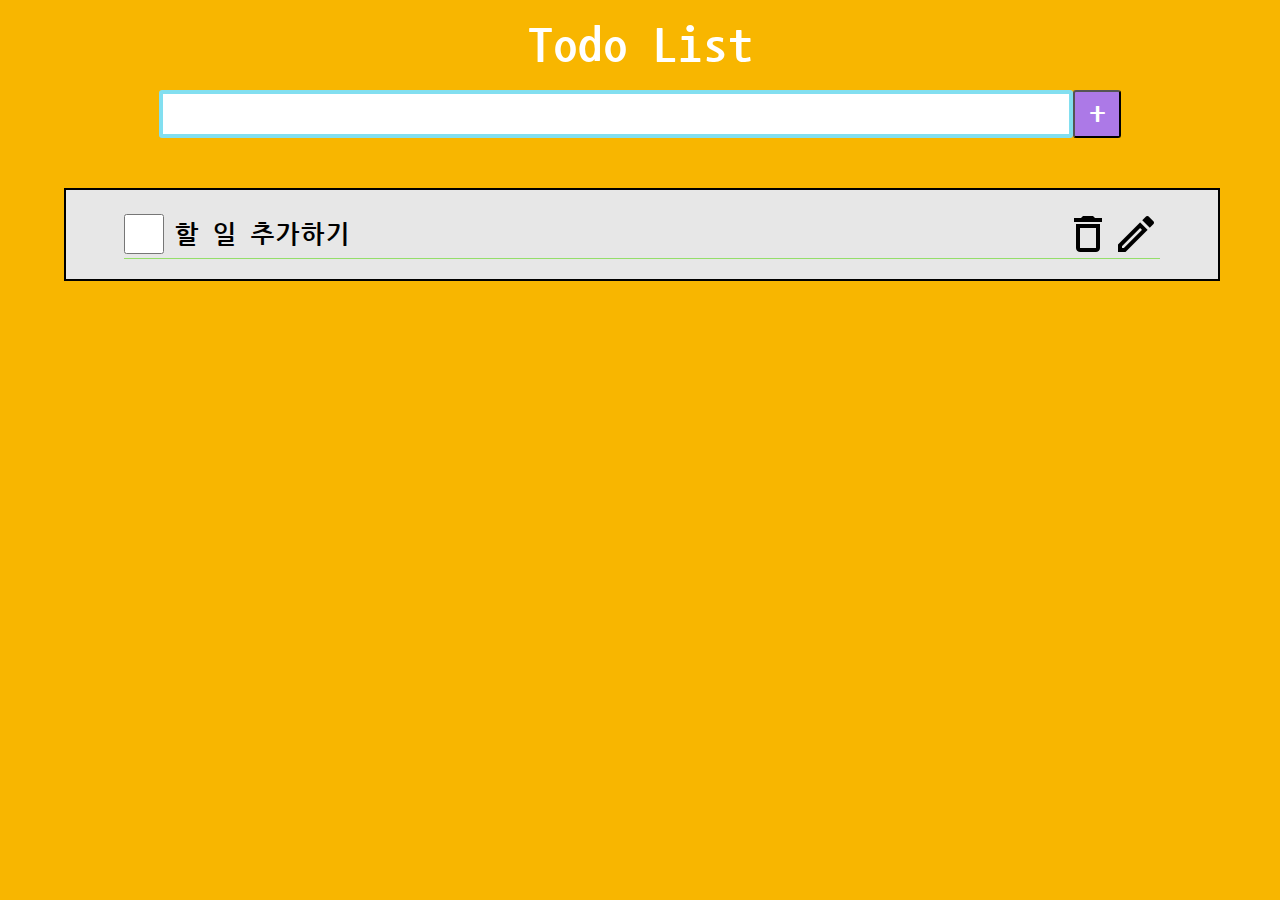
<file: Front.project/Todolist2/index.html>
<!DOCTYPE html>
<html lang="en">
<head>
    <meta charset="UTF-8">
    <meta http-equiv="X-UA-Compatible" content="IE=edge">
    <meta name="viewport" content="width=device-width, initial-scale=1.0">
    <link rel="stylesheet" href="./index.css">
    <link rel="preconnect" href="https://fonts.googleapis.com">
    <link rel="preconnect" href="https://fonts.gstatic.com" crossorigin>
    <link href="https://fonts.googleapis.com/css2?family=Nanum+Gothic+Coding&display=swap" rel="stylesheet">
    <title>Document</title>
</head>
<body>
    <!-- 수정 모달창 -->
    <div id="edit_modal_wrapper"> 
        <div id="edit_modal">
            <div id="edit_modal_title">
                <span>수정</span>
            </div>
            <div id="edit_modal_body">
                <span>수정할 정보를 입력해주세요</span>
                <input type="text" id="Edit_input">
            </div>
            <div id="edit_modal_footer">
                <button onclick="ConfigEdit()">config</button>
                <button onclick="CancleEdit()">cancle</button>
            </div>
        </div>
    </div>

    <!-- 삭제 모달창 -->
    <div id="delete_modal_wrapper"> 
        <div id="delete_modal">
            <div id="delete_modal_title">
                <span>아직 이 일을 마치지 못하셨습니다.</span>
            </div>
            <div id="delete_modal_body">
                <span>정말 삭제하시겠습니까?</span>
            </div>
            <div id="delete_modal_footer">
                <button onclick="ConfigDelete()">delete</button>
                <button onclick="CancleDelete()">cancle</button>
            </div>
        </div>
    </div>
    <div class="title">
        <h1>Todo List</h1>
    </div>
    
    <div class="header">
        <input type="text" id="input" onkeyup="if(window.event.keyCode==13){upload()}">
        <button id="button" onclick="upload()">+</button>
    </div>
    <div class="container">
        <div class="body" id="body">
            
        </div>
        <div class="activities" id="num">
            <div id="left">
                <input type="checkbox" onclick="Check()">
                <p>할 일 추가하기</p>
            </div>    
            <div id="right">
                <img src="./x.png" alt="" onclick="Delete()">
                <img src="./edit.png" alt="" onclick="Edit()">
            </div>
        </div>
    </div>
    <div class="footer"></div>
    <script src="./index.js"></script>
</body>
</html>
</file>
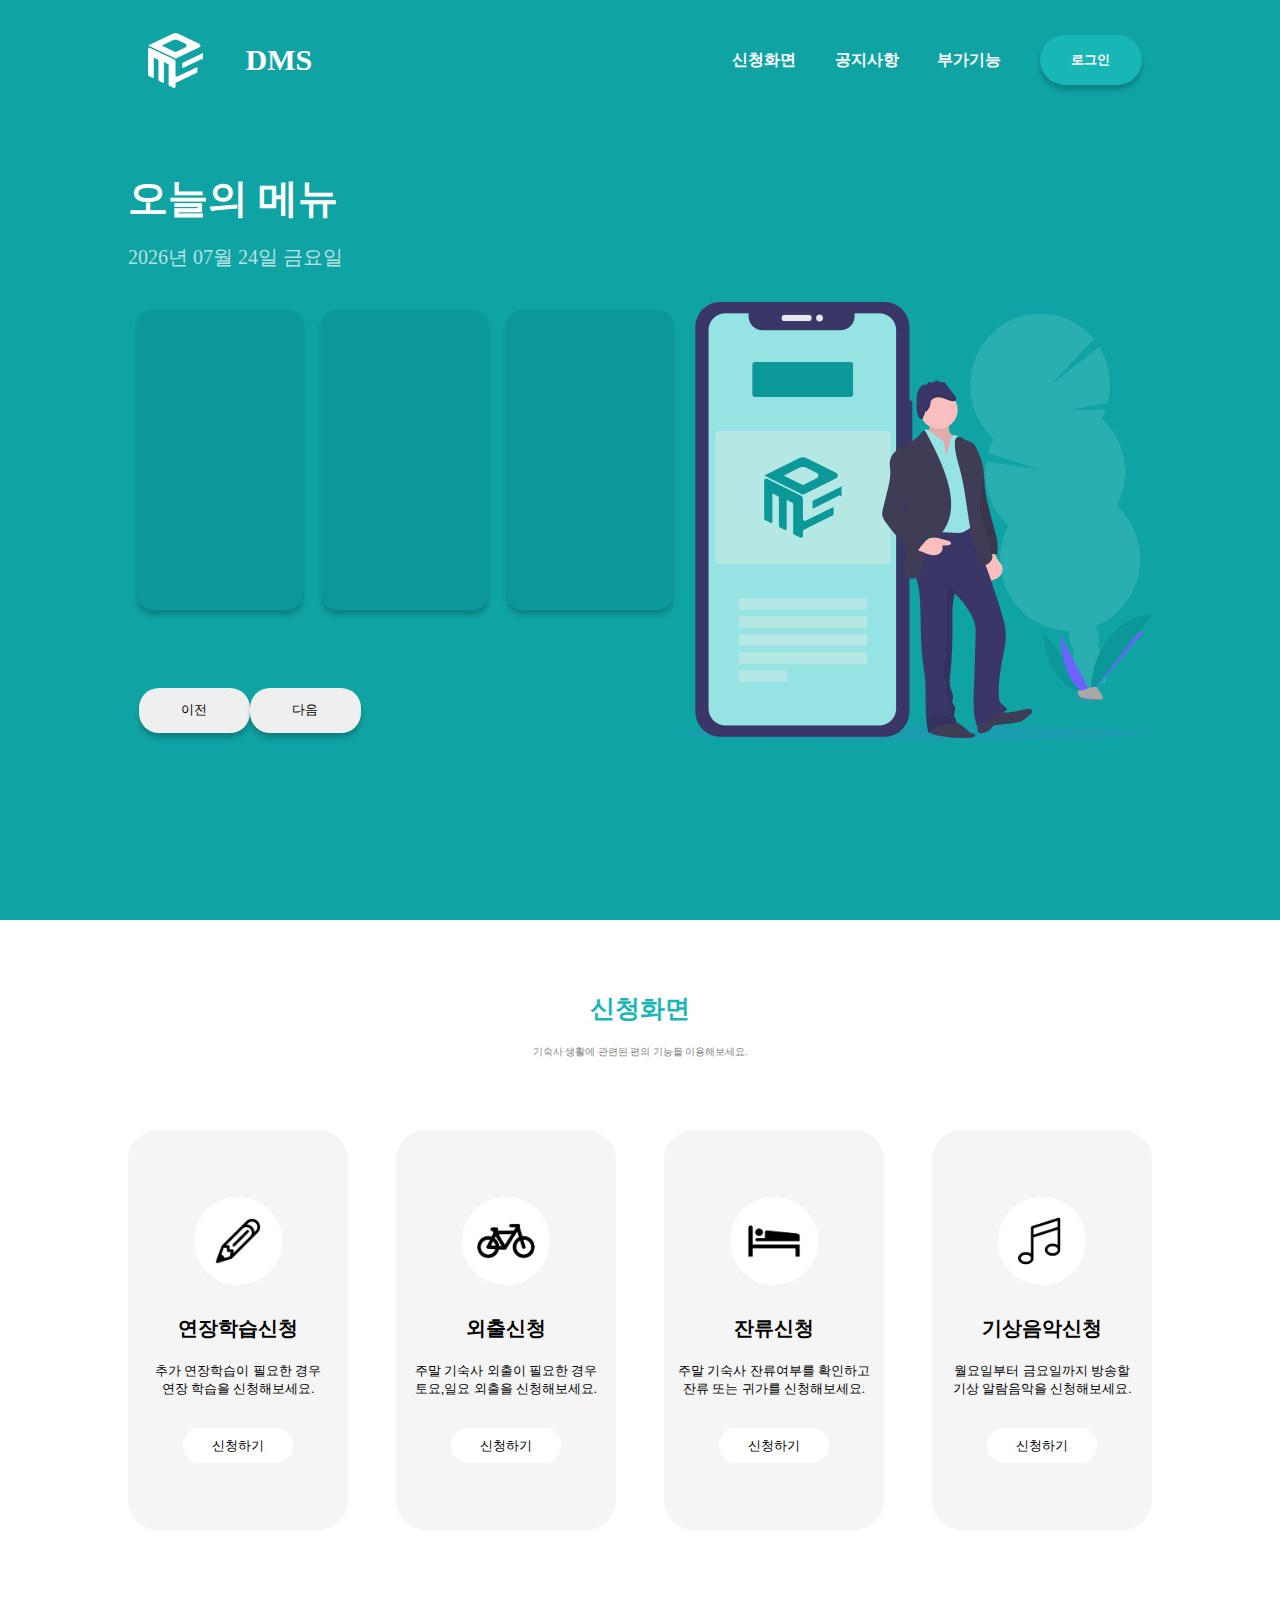
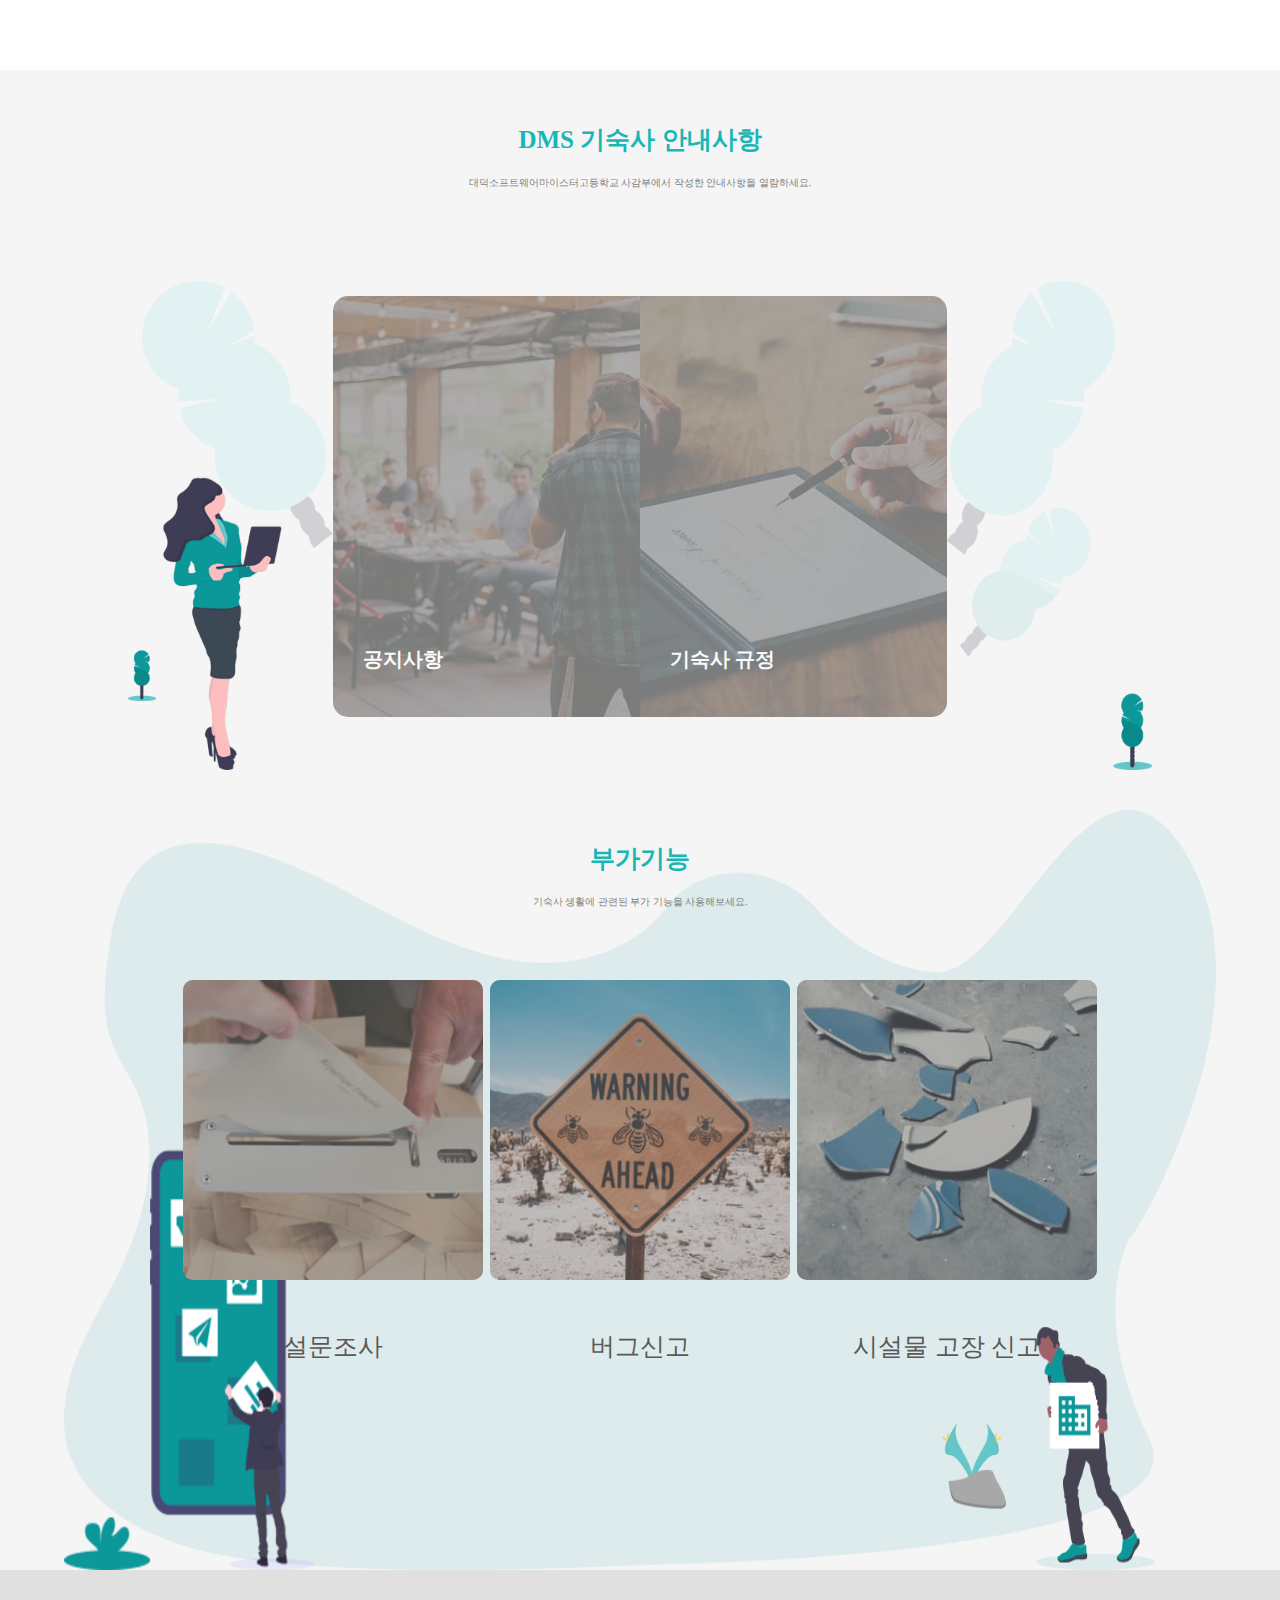
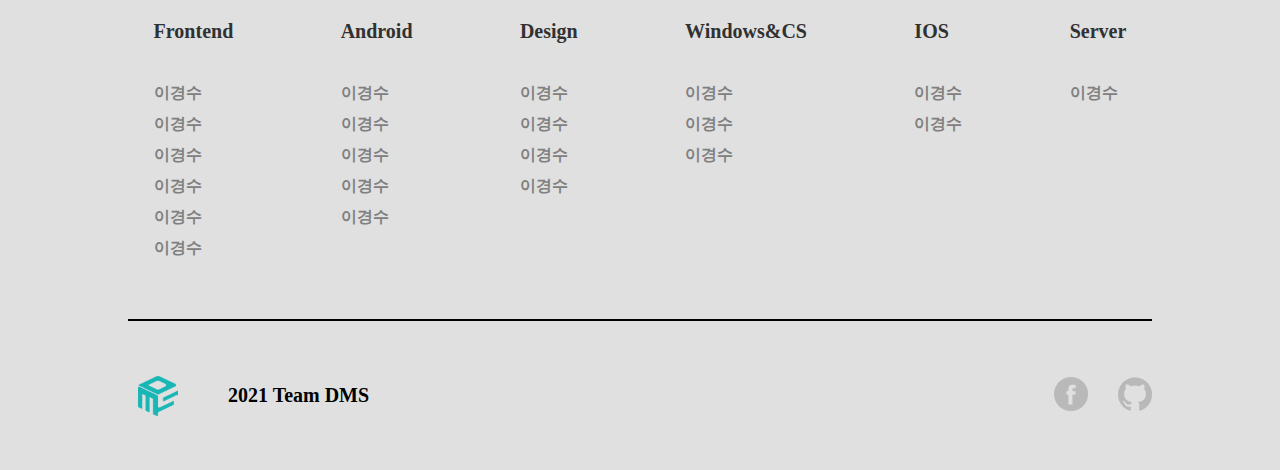
<file: Dms clone/dms_home.html>
<!DOCTYPE html>
<html lang="en">
<head>
    <meta charset="UTF-8">
    <meta http-equiv="X-UA-Compatible" content="IE=edge">
    <meta name="viewport" content="width=device-width, initial-scale=1.0">
    <title>DMS</title>
    <link rel="stylesheet" href="./dms-menu.css">
    <link rel="stylesheet" href="./login.css">
    <link rel="stylesheet" href="dms-apply.css">
    <link rel="stylesheet" href="./dms-notice.css">
    <link rel="stylesheet" href="./dms-plus.css">
    <link rel="stylesheet" href="./dms-footer.css">
    <link rel=" shortcut icon" href="hnet.com-image.ico">
    <link rel="icon" href="hnet.com-image.ico">
</head>
<body id="body_">
    <!-- 로그인 모달창 -->
        <div class="login-modal" id="login-modal" onclick="modalClose()">
            <div class="login-wrapper" id="login-wrapper">
                <div class="login-header">
                    <img src="./assets/x.png" alt="" id="x">
                    <div class="login-img">
                        <img src="./assets/login.png" alt="">
                        <span>로그인</span>
                    </div>
                </div>
                <div class="login-insert">
                    <ul>
                        <input class="login-inserts" type="text" placeholder="   아이디">
                        <input class="login-inserts" type="text" placeholder="   비밀번호">
                        <button>로그인</button>
                        <div class="login-bottom">
                            <div class="login-bottom-detail">
                                <input type="checkbox">
                                <span>자동 로그인</span>
                            </div>
                            <a href="#">비밀번호를 잊으셨나요?</a>
                        </div>
                    </ul>
                </div>
                <div class="login-footer">
                    <span>아직 DMS 회원이 아니시라면?</span>
                    <a href="#">회원가입</a>
                </div>
            </div>
        </div>
    <div class="container-menu">
        <header>
            <a href="#" class="head-logo">
                <img src="./assets/dms-logo.png" alt="">
                <p>DMS</p>
            </a>
            <ul class="buttons-list">
                <li>신청화면</li>
                <li>공지사항</li>
                <li>부가기능</li>
                <button id="login-button" onclick="modalClickHandler()">로그인</button>
            </ul>

        </header>
        
        <section>
            <div class="menu-big">
                <div class="menu">
                    <div class="menu-left">
                        <div class="meal-title">
                            <p class="menu-title">오늘의 메뉴</p>
                            <p class="menu-date" id="menu-date"></p>
                        </div>
                        <div class="menu-section">
                            <div class="menu-lists">
                                <span>아침</span>
                                <div class="menu-detail">
                                    <ul id="breakfast">
                    
                                    </ul>
                                </div>
                            </div>
                            <div class="menu-lists">
                                <span>점심</span>
                                <div class="menu-detail">
                                    <ul id="lunch">
                                        
                                    </ul>
                                </div>
                            </div>
                            <div class="menu-lists">
                                <span>저녁</span>
                                <div class="menu-detail">
                                    <ul id="dinner">
                                    
                                    </ul>
                                </div>
                            </div>
                        </div>
                        <div class="menu-buttons">
                            <button onclick="DateBefore()">이전</button>
                            <button onclick="DateAfter()">다음</button>
                        </div>
                    </div>
                    <img src="./assets/meal-man.59f237e2.png" alt="">
                </div>
            </div>
                
        </section>
    </div>
    <div class="apply" id="apply">
        <img class="background-img" id="back-1" src="./assets/app-background1.jpg" alt="">
        <img class="background-img" id="back-2" src="./assets/app-background2.jpg" alt="">
        <img class="background-img" id="back-3" src="./assets/app-background3.jpg" alt="">
        <img class="background-img" id="back-4" src="./assets/app-background4.jpg" alt="">
        <div class="container-apply">
            
            <div class="apply-header">
                <span id="apply-header-top">신청화면</span>
                <span>기숙사 생활에 관련된 편의 기능을 이용해보세요.</span>
            </div>
            <div class="apply-section">
                <div onmouseover="onMouse1()" onmouseout="outMouse1()" id="apply1" class="applies">
                    <img id="apply-imgs" class="apply-imgs" src="./assets/apply1.png" alt="">
                    <img src="./assets/apply1-icon.png" alt="">
                    <div>
                        <p>연장학습신청</p>
                        <span class="sp-top">추가 연장학습이 필요한 경우</span>
                        <span>연장 학습을 신청해보세요.</span>
                    </div>
                    <button>신청하기</button>
                </div>
                <div onmouseover="onMouse2()" onmouseout="outMouse2()" id="apply2" class="applies">
                    <img id="apply-img2" class="apply-imgs" src="./assets/apply2.png" alt="">
                    <img src="./assets/apply2-icon.png" alt="">
                    <div>
                        <p>외출신청</p>
                        <span class="sp-top">주말 기숙사 외출이 필요한 경우</span>
                        <span>토요,일요 외출을 신청해보세요.</span>
                    </div>
                    <button>신청하기</button>
                </div>
                <div onmouseover="onMouse3()" onmouseout="outMouse3()" id="apply3" class="applies">
                    <img id="apply-img3" class="apply-imgs" src="./assets/apply3.png" alt="">
                    <img src="./assets/apply3-icon.png" alt="">
                    <div>
                        <p>잔류신청</p>
                        <span class="sp-top">주말 기숙사 잔류여부를 확인하고</span>
                        <span>잔류 또는 귀가를 신청해보세요.</span>
                    </div>
                    <button>신청하기</button>
                </div>
                <div onmouseover="onMouse4()" onmouseout="outMouse4()" id="apply4" class="applies">
                    <img id="apply-img4" class="apply-imgs" src="./assets/apply4.png" alt="">
                    <img src="./assets/apply4-icon.png" alt="">
                    <div>
                        <p>기상음악신청</p>
                        <span class="sp-top">월요일부터 금요일까지 방송할</span>
                        <span>기상 알람음악을 신청해보세요.</span>
                    </div>
                    <button>신청하기</button>
                </div>
            </div>
            <div class="apply-footer">
            
            </div>
            
            
        </div>
    </div>
    <div class="notice">
        
        <div id="container-notice">
            
            <div class="header-notice">
                <div class="headers-notice">
                    <span class="header-notice-detail">DMS 기숙사 안내사항</span>
                    <p class="header-notice-detail">대덕소프트웨어마이스터고등학교 사감부에서 작성한 안내사항을 열람하세요.</p>
                </div>
            </div>
            <div class="body-notice">
                <div class="card-notice">
                    <div id="notice-left">
                        <span class="notice-text">공지사항</span>
                        <p class="notice-text">사감부에서 공지된 사항을 확인하세요.</p>
                    </div>
                    <div id="notice-right">
                        <span class="notice-text">기숙사 규정</span>
                        <p class="notice-text">사감부에서 제정한 규정을 확인하세요.</p>
                    </div>
                </div>
            </div>
        </div>
        <div id="container-background-notice">
            <img src="./assets/notice-left.png" alt="" class="background-notice" >
            
            <img src="./assets/notice-right.png" alt="" class="background-notice" >
            
        </div>
    </div>
    <div class="plus">
        <img id="detail-background" src="./assets/detail-background.png" alt="">
        <div class="container-plus">
            <div id="header-plus">
                <span>부가기능</span>
                <p>기숙사 생활에 관련된 부가 기능을 사용해보세요.</p>
            </div>
            <div id="body-plus">
                <div class="plus-choice">
                    <div>
                        <img src="./assets/detail-button1.jpg" alt="#">
                    </div>
                    <span>설문조사</span>
                </div>
                <div class="plus-choice">
                    <div>
                        <img src="./assets/detail-button2.jpg" alt="#">
                    </div>
                    <span>버그신고</span>
                </div>
                <div class="plus-choice">
                    <div>
                        <img src="./assets/detail-button3.jpg" alt="#">
                    </div>
                    <span>시설물 고장 신고</span>
                </div>
            </div>
        </div>
    </div>
    <footer>
        <div class="container-footer">
            <div class="footer-head">
                <div>
                    <span>Frontend</span>
                    <ul>
                        <li>이경수</li>
                        <li>이경수</li>
                        <li>이경수</li>
                        <li>이경수</li>
                        <li>이경수</li>
                        <li>이경수</li>
                    </ul>
                </div>
                <div>
                    <span>Android</span>
                    <ul>
                        <li>이경수</li>
                        <li>이경수</li>
                        <li>이경수</li>
                        <li>이경수</li>
                        <li>이경수</li>
                    </ul>
                </div>
                <div>
                    <span>Design</span>
                    <ul>
                        <li>이경수</li>
                        <li>이경수</li>
                        <li>이경수</li>
                        <li>이경수</li>
                    </ul>
                </div>
                <div>
                    <span>Windows&CS</span>
                    <ul>
                        <li>이경수</li>
                        <li>이경수</li>
                        <li>이경수</li>
                    </ul>
                </div>
                <div>
                    <span>IOS</span>
                    <ul>
                        <li>이경수</li>
                        <li>이경수</li>
                    </ul>
                </div>
                <div>
                    <span>Server</span>
                    <ul>
                        <li>이경수</li>
                    </ul>
                </div>
            </div>
            <div class="footer-foot">
                <div class="foot-left">
                    <img id="footer-logo" src="./assets/login.png" alt="">
                    <span>2021 Team DMS</span>
                </div>
                <div class="foot-right">
                    <a href="https://www.facebook.com/DMSforDSM">
                        <img src="./assets/facebook.png" alt="">
                    </a>
                    <a href="https://github.com/dsm-DMS/">
                        <img src="./assets/github.png" alt="">
                    </a>
                </div>
            </div>
        </div>
    </footer>
    
    <script src="./dms.js"></script>
    <script src="./api.js"></script>
</body>
</html>
</file>
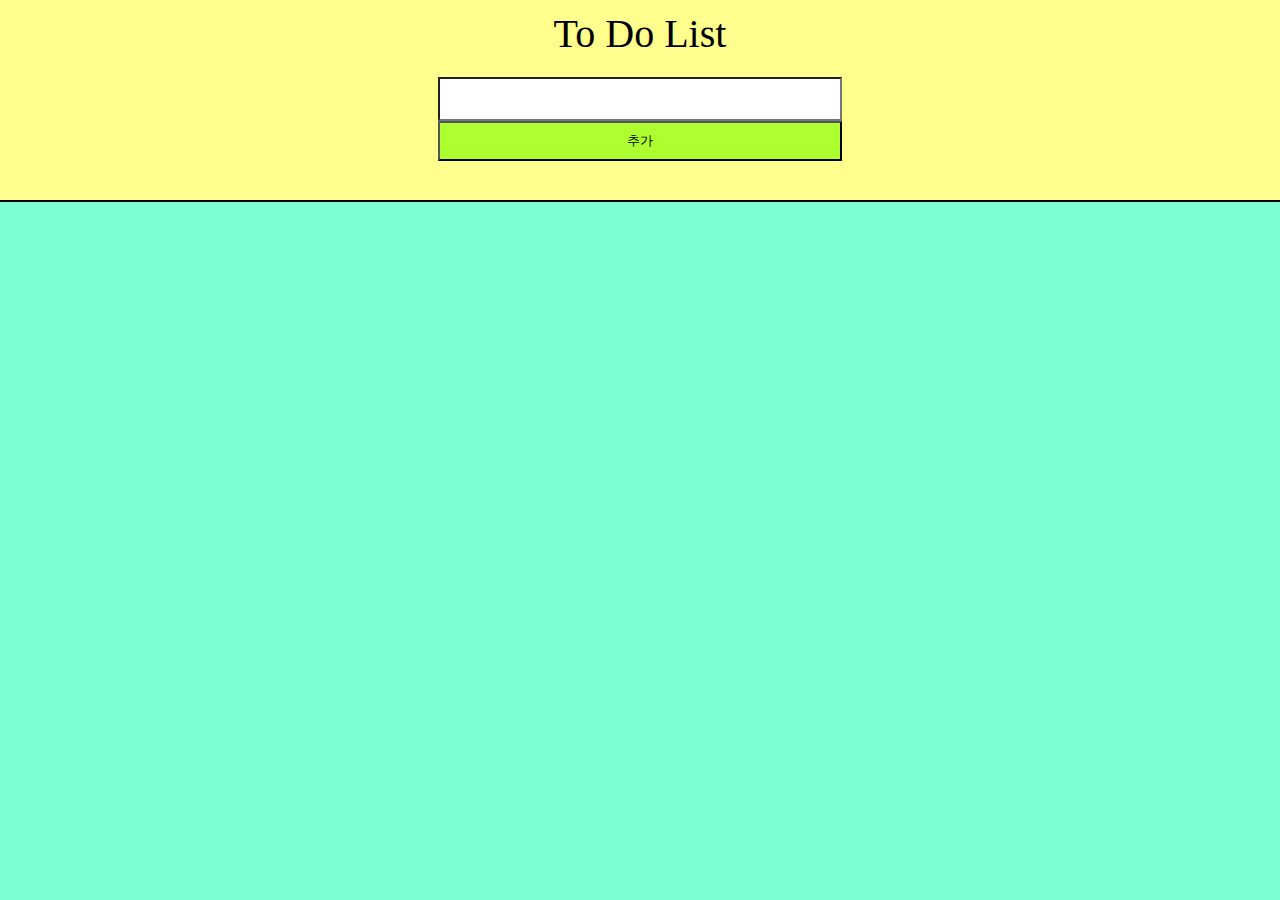
<file: Todo_list/todo.html>
<!DOCTYPE html>
<html lang="en">
<head>
    <meta charset="UTF-8">
    <meta http-equiv="X-UA-Compatible" content="IE=edge">
    <meta name="viewport" content="width=device-width, initial-scale=1.0">
    <link rel="stylesheet" href="./todo.css">
    <title>Document</title>
</head>
<body>
    <div id="fix-modal">
        
            <div id="fix-modal-small">
                <span>수정</span>
                <input id="fix-modal-input" type="text">
                <div id="fix-modal-buttons">
                    <button onclick="Fixend(event)">완료</button>
                    <button>취소</button>
                </div>
            </div>
               
    </div>
    <header>
        
        <div class="input-wrapper">
            <span>To Do List</span>
            <div class="input">
                <input type="text" id="insert">
                <button id="add" >추가</button>
            </div>
            
        </div>
    </header>
    <section>
        <div class="list-wrapper" id="input">
        </div>
    </section>
    <script src="./todo.js"></script>
</body>
</html>
</file>
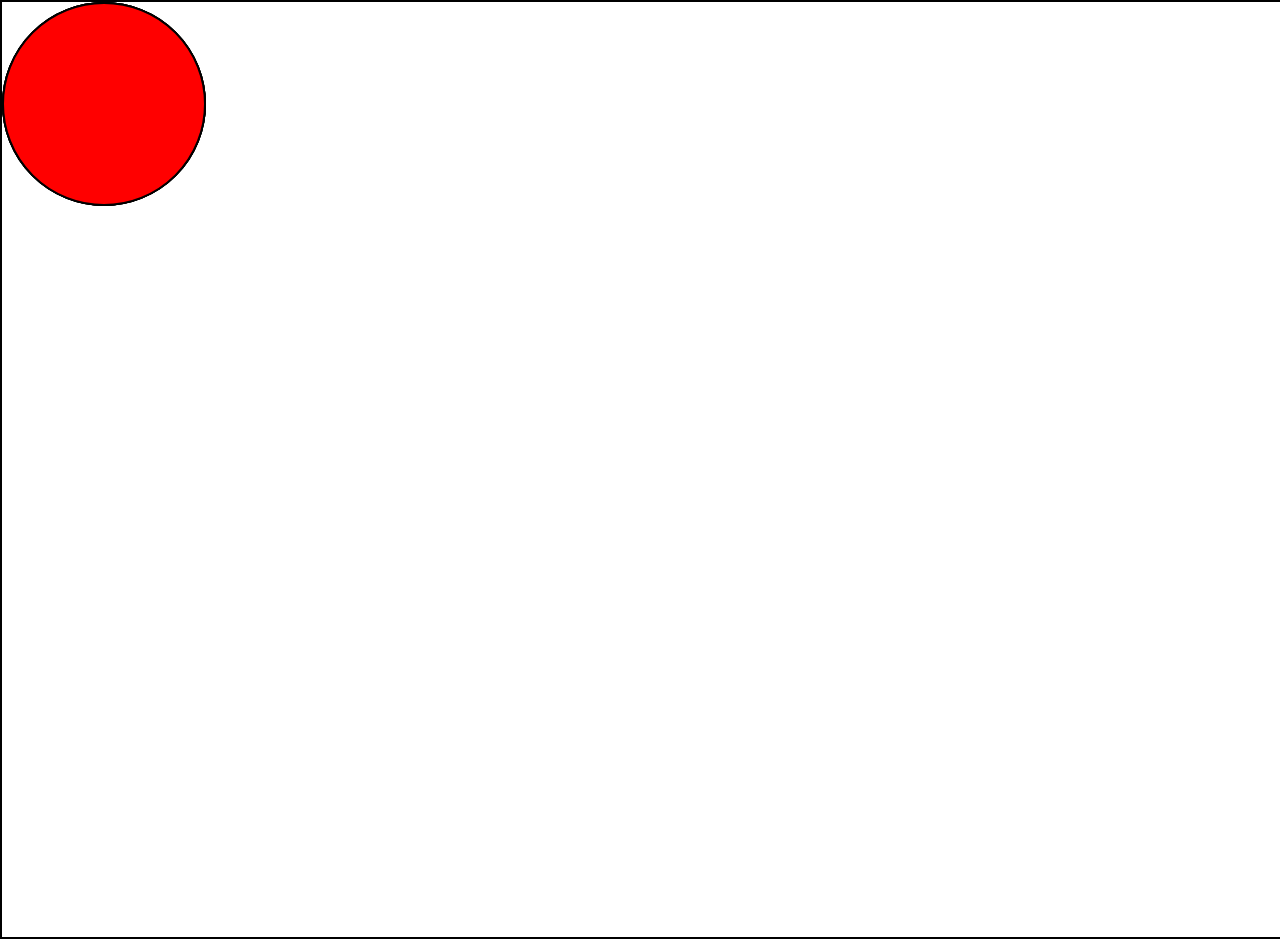
<file: Front.project/Animation/ball animation/ani.html>
<!DOCTYPE html>
<html lang="en">
<head>
    <meta charset="UTF-8">
    <meta http-equiv="X-UA-Compatible" content="IE=edge">
    <meta name="viewport" content="width=device-width, initial-scale=1.0">
    <link rel="stylesheet" href="./ani.css">
    <title>Document</title>
</head>
<body>
    <div id="container">
        <div id="circle2"></div>
        <div id="circle"></div>
        <div id="circle3"></div>
        <div id="circle4"></div>
    </div>
</body>
<script src="./ani.js"></script>
</html>
</file>
<file: Front.project/Calendar/index.css>
*{
    padding: 0px;
    margin: 0px;
}

tbody{
    background-color: chartreuse;
}
thead{
}

#to_day{
    background-color: red;
}

tr{
    display: flex;
    flex-direction: row;
    
}

td{
    display: flex;
    padding: 5px;
    align-items: center;
    justify-content: center;
    width: 10%;

    height: 20px;
}

#YM{
    width: 100%;
}
</file>
<file: Front.project/Todolist2/index.css>
*{
    padding: 0px;
    margin: 0px;
    font-family: 'Nanum Gothic Coding', monospace;
}

#edit_modal_wrapper{
    border: 2px solid black;
    width: 100%;
    height: 100vh;
    position: fixed;
    display: none;
    align-items: center;
    justify-content: center;
    background-color: rgba(204, 204, 204, 0.705);

}

#edit_modal{
    border: 2px solid black;
    height: 200px;
    width: 400px;
    border-radius: 5px;
    background-color: rgb(243, 243, 243);
}

#edit_modal_title{
    width: 100%;
    height: 20%;
    display: flex;
    align-items: center;
    
}

#edit_modal_title span{
    padding: 10px;

}

#edit_modal_body{
    border-top: 2px solid rgb(194, 194, 194);
    border-bottom: 2px solid rgb(194, 194, 194);
    width: 100%;
    height: 55%;
    display: flex;
    flex-direction: column;

}

#edit_modal_body span{
    padding: 10px;
    font-size: 20px;
}

#edit_modal_body input{
    margin:  10px;
    padding-top: 10px;
    padding-bottom: 10px;
    font-size: 20px;
    padding-left: 10px;
}

#edit_modal_footer{
    width: 100%;
    height: 25%;
    display: flex;
    align-items: center;
    justify-content: flex-end;
}

#edit_modal_footer button{
    height: 30px;
    width: 50px;
    margin-right: 10px;
}

#delete_modal_wrapper{
    border: 2px solid black;
    width: 100%;
    height: 100vh;
    position: fixed;
    display: none;
    align-items: center;
    justify-content: center;
    background-color: rgba(204, 204, 204, 0.705);
}

#delete_modal{
    border: 2px solid black;
    height: 200px;
    width: 400px;
    border-radius: 5px;
    background-color: rgb(243, 243, 243);
}

#delete_modal_title{
    width: 100%;
    height: 20%;
    display: flex;
    align-items: center;
    background-color: rgb(255, 198, 198);
    
}

#delete_modal_title span{
    padding: 10px;

}

#delete_modal_body{
    border-top: 2px solid rgb(194, 194, 194);
    border-bottom: 2px solid rgb(194, 194, 194);
    width: 100%;
    height: 55%;
    display: flex;
    align-items: center;

}

#delete_modal_body span{
    padding: 10px;
    font-size: 20px;
}

#delete_modal_footer{
    width: 100%;
    height: 25%;
    display: flex;
    align-items: center;
    justify-content: flex-end;
}

#delete_modal_footer button{
    height: 30px;
    width: 50px;
    margin-right: 10px;
}

.activities input{
    padding: 10px;
}

.activities p{
    
    transition: 0.5s;
}

body{
    background-color: #f8b600;
}

h1{
    color: #ffffff;
    padding: 20px;
    font-weight: bold;
    font-size: 50px;
}

.title{
    display: flex;
    width: 100%;
    align-items: center;
    justify-content: center;
}

.header{
    display: flex;
    flex-direction: row;
    align-items: center;
    justify-content: center;
}

.header input{
    border: none;
    border: 4px solid #82dff0;
    border-radius: 3px;
    width: 70%;
    height: 40px;
    font-size: 20px;
    padding-left: 10px;
    
}

.header input:focus {
    border:4px solid #32ddfc;
    outline: none;
}

.header button{
    background-color: #ac79e7;
    border-radius: 3px;
    color: white;
    font-weight: bold;
    font-size: 30px;
    width: 48px;
    height: 48px;
}

.header button:active{
    background-color: #55018d;
}

.container{
    display: flex;
    flex-direction: column;
    align-items: center;    
    border: 2px solid black;
    width: 90%;
    margin-left: 5%;
    margin-top: 50px;
    padding-bottom: 20px;
    
    background-color: rgb(231, 231, 231);
}


.activities{
    border-bottom: 1px solid #95DE6A;
    display: flex;
    flex-direction: row;
    align-items: center;
    justify-content: space-between;
    margin-top: 20px;

    width: 90%;
    font-weight: bold;
    font-size: 25px;
}

.activities div{
    display: flex;
    align-items: center;
}

#left input{
    width: 40px;
    height: 40px;
    margin-right: 10px;
    border-radius: 5px;
}
</file>
<file: Dms clone/dms-menu.css>
*{
    padding: 0px;
    margin: 0px;
}

body{
    display: flex;
    flex-direction: column;
    align-items: center;
    background-color: #10a3a4;
}

header {
    
    display: flex;
    flex-direction: row;
    align-items: center;
    background-color: #10a3a4;
    color: white;
    justify-content: space-between;
    width: 100%;
}

header button {
    border: none;
    outline: none;
}

header button:hover {
    box-shadow: none;
    transition: 1s;

}

.head-logo{
    align-items: center;
    display: flex;
    flex-direction: row;
    text-decoration: none;
    color: white;
    font-size: 1.875rem;
    font-family: NanumSquareEB;
    font-weight: bold;
    padding: 20px;
}

.head-logo p{
    padding-left: 35%;
}

.buttons-list{
    display: flex;
    justify-content: space-between;
    
    width: 40%;
    font-weight: bold;
    height: 100px;
    align-items: center;
    
}

.buttons-list button{
    width: 25%;
    height: 50%;
    background-color: #19b6b6;
    box-shadow: 0 5px 5px 0 rgb(0 0 0 / 20%);
    border-radius: 30px;
    color: white;
    font-weight: bold;
}

header ul{
    display: flex;
    flex-direction: row;
    justify-content: flex-start;
    list-style: none;
    padding: 10px;

}

header ul li{
    justify-content: space-around;
}


section{
    
    width: 100%;
    height: 800px;
    display: flex;
    flex-direction: column;
    align-items: center;
}

.menu-big{
    width: 100%;
}

.menu {
    
    width: 100%;
    display: flex;
    flex-direction: row;
    justify-content: space-between;
    align-items: center;
    background-color: #10a3a4;
    color: white;
    padding-top: 5%;
    height: 700px;
    
}



.menu-left{
    display: flex;
    flex-direction: column;
    
    height: 700px;
    width: 70%;
}

.meal-title{
    justify-content: flex-start;
    
    align-items: center;
    display: flex;
    flex-direction: column;
    height: 100px;
    width: 500px;
    
}

.meal-title{
    justify-content: space-between;
}

.menu-title{
    font-weight: bolder;
    color:white;
    font-size: 40px;
    width: 100%;
    
}

.menu-date{
    font-size:20px;
    color:hsla(0,0%,100%,.7);
    width: 100%;
}

.menu-section{
    
    display: flex;
    flex-direction: row;
    justify-content: space-around;
    padding-top:7%;
    height: 350px;
}

.menu-lists:hover{
    width: 35%;
    height: 350px;
    transition: 0.5s;

}

.menu-lists{
    transition: 0.5s;
    width: 30%;
    height: 300px;
    background-color: #0c9799;
    border-radius: 15px;
    box-shadow: 0 5px 5px 0 rgb(0 0 0 / 20%);
    display: flex;
    flex-direction: column;
    justify-content: space-around;
    align-items: center;
}

.menu-lists span{
    height: 0%;
    opacity: 0;
    font-size: 20px;
    font-weight: bold;
}

.menu-lists ul {
    list-style: none;
    display: flex;
    flex-direction: column;
    justify-content: space-between;
    align-items: center;
    height: 100%;

}

.menu-lists ul li{
    display: flex;
    flex-direction: column;

}

.menu-lists:hover span{
   height: auto;
    opacity: 1;
    transition:1s;

    
}

.menu-detail{
    display: flex;
    height: 70%;
    flex-direction: column;
    align-items: center;
    margin-bottom: 15%;
    font-weight: 600;
}

.menu-detail ul{
    display: flex;
    flex-direction: column;
    justify-content: space-around;
}

.menu-buttons{
    padding: 2%;
    
    width: 40%;
    align-items: center;
    justify-content: space-between;
    display: flex;
    flex-direction: row;
    padding-top: 5%;
}

.menu-buttons button{
    width: 125px;
    height: 45px;
    border-radius: 20px;
    border: none;
    box-shadow: 0 5px 5px 0 rgb(0 0 0 / 20%);
    
    
}


.container-menu {
    width: 80%;

    margin: 0 auto ;
}

.menu-date{
    font-weight: 500;
}
</file>
<file: Dms clone/login.css>
.login-modal{
    width: 100%;
    height: 100vh;
    background-color: #0000002f;
    position: absolute;
    align-items: center;
    justify-content: center;
    display: none;
}

.login-wrapper{
    width: 400px;
    height: 600px;
    background-color: #f5f5f5;;
    border-radius: 30px;
    box-shadow: 0 5px 5px 0 rgb(0 0 0 / 20%);
    display: flex;
    flex-direction: column;
    align-items: center;

    
    
}
.login-wrapper img{
    width: 30px;
    padding: 5%;
    border-radius: 0%;
    height: 30px;
    
    
}



.login-insert{
    
    width: 80%;
    display: flex;
    flex-direction: column;
    align-items: center;
    justify-content: flex-start;
    width: 100%;
    height: 410px;

}

.login-insert ul{
    
    list-style: none;
    display: flex;
    flex-direction: column;
    height: 400px;
    width: 100%;
    align-items: center;
    margin-top: 20px;
    
}


.login-inserts{
border: 4px solid lightgray;
    width: 300px;
    height: 50px;
    border-radius: 5px;
    margin: 10px;
    display: flex;
    flex-direction: column;
    align-items: flex-start;
    font-size: 15px;
    
}

.login-header{
    display: flex;
    
    width: 100%;
}

.login-img{
    
    display: flex;
    flex-direction: column;
    margin-left:20%;
    align-items: center;
    padding-top: 3%;
    padding-bottom: 5%;
    height: 100px;
    font-size: 25px;
    color:#19b6b6;
    font-weight: bold;
    

}

.login-img img{
    height: 80px;
    width: 80px;
}

.login-insert button{
    width: 310px;
    height: 50px;
    background-color: #19b6b6;;
    color: white;
    border-radius: 8px;
    font-weight: bold;
    border: none;
}

.login-bottom{
    
    width: 80%;
    margin-top: 3%;
    display: flex;
    flex-direction: row;
    font-size: 15px;
    justify-content: space-between;
    
    
}

.login-bottom a{
    text-decoration: none;
    color: #19b6b6;
    font-weight: bold;
}

.login-bottom-detail{
    width: 40%;
    
    display: flex;
    flex-direction: row;
    align-items: center;
    justify-content: space-between;
}

.login-footer{
    
    width: 100%;
    height: 80px;
    display: flex;
    flex-direction: row;
    align-items: center;
    justify-content: center;
    background-color: lightgray;
    border-bottom-left-radius: 30px;
    border-bottom-right-radius: 30px;
    font-size: 13px;
    

}

.login-footer a{
    padding-left: 10px;
    text-decoration: none;
    color: #19b6b6;
    font-weight: bold;

}
</file>
<file: Dms clone/dms-apply.css>
.apply{
    width: 100%;
    display: flex;
    flex-direction: column;
    align-items: center;
    background-color: white;


}

.background-img{
    position: absolute;
    height: 750px;
    display: none;
}


.container-apply{
    width: 80%;
    height: 750px;

}

.container-apply::after{
    opacity: 0.5;
}


.apply-header{

    display: flex;
    flex-direction: column;
    align-items: center;
    justify-content: center;
    height: 150px;
    margin: 30px;
}

.apply-header span{
    font-size: 10px;
    color: gray;
}

#apply-header-top{
    font-size: 25px;
    color: #19b6b6;
    font-weight: bold;
    padding-bottom: 20px;
}

.apply-section{

    height: 400px;
    display: flex;
    flex-direction: row;
    align-items: center;
    justify-content: space-between;
}

.applies{

    width: 220px;
    height: 100%;
    background-color: #f5f5f5;
    display: flex;
    flex-direction: column;
    align-items: center;
    justify-content: center;
    border-radius: 30px;
    
   
}

#apply-imgs{
    position: absolute;
    top: 1050px;
    width: 200px;
    display: none;
    transition: all 0.5s;
    opacity: 1;

}
#apply-img2{
    position: absolute;
    top: 1300px;
    width: 90px;
    display: none;
    transition: all 0.5s;
    opacity: 1;
    left: 20%;

}
#apply-img3{
    position: absolute;
    top: 1450px;
    width: 200px;
    display: none;
    transition: all 0.5s;
    opacity: 1;
    left: 35%;
}
#apply-img4{
    position: absolute;
    top: 1300px;
    width: 120px;
    display: none;
    transition: all 0.5s;
    opacity: 1;
    right: 5%;
}


.applies:hover{
    background-color: #19b6b6;
    color: white;
    transition: 0.5s;
    visibility:visible;
}
.applies:hover + .apply-imgs {
    display: block;
}

.applies div{
    display: flex;
    flex-direction: column;
    align-items: center;
}

.applies img:not(.apply-imgs){
    width: 40%;
    margin-bottom: 30px;
}

.applies p{
    font-size: 20px;
    font-weight: bold;
}

.sp-top{
    margin-top:20px;
    
}

.applies span{
    font-size: 13px;
}

.applies button{
    width: 50%;
    height: 35px;
    border: none;
    border-radius: 30px;
    background-color: white;
    color: black;
    margin-top: 30px;
}
</file>
<file: Dms clone/dms-notice.css>
.notice{
    width: 100%;
    background-color: #f5f5f5;
    display: flex;
    flex-direction: column;
    align-items: center;
}

#container-notice{
    display: flex;
    
    height: 700px;

    width: 80%;
    flex-direction: column;
    align-content: center;
}

.background-notice{
    width: 20%;
    
}

#container-background-notice{

    display: flex;
    position: absolute;
    width: 80%;
    height: 490px;
    padding-top: 210px;
    left: 10%;
    justify-content: space-between;
    z-index: 0;
}

.header-notice{

    display: flex;
    flex-direction: column;
    align-items: center;
    justify-content: center;
    margin: 30px;
    height: 150px;
}

.header-notice span{
    font-size: 25px;
    color: #19b6b6;
    font-weight: bold;
    padding-bottom: 20px;
}

.header-notice p{
    font-size: 10px;
    color: gray;
    display: flex;
    
}

.header-notice-detail{
    display: flex;
    flex-direction: column;
    align-items: center;
    width: 100%;

}

.body-notice{
    width: 100%;

    height: 100%;
    display: flex;
    align-items: center;
    justify-content: center;
}

.headers-notice{

    display: flex;
    flex-direction: column;
    align-items: center;
    justify-content: center;
    width: 100%;
    
}

.card-notice{
    display: flex;
    flex-direction: row;

    align-items: center;
    justify-content: center;
    width: 60%;
    height: 80%;
    z-index: 1;
       
}


#notice-left{

    width: 50%;
    height: 100%;
    background-image: url(./assets/notice-button-left.jpg);
    background-size: cover;
    border-top-left-radius: 15px;
    border-bottom-left-radius: 15px;
    opacity: 50%;
    color: white;
    font-weight: bold;
    font-size: 20px;
    display: flex;
    align-items: flex-start;
    justify-content: flex-start;
    
}

.card-notice p{
    /* display: none; */
    padding-top: 360px;
    font-size: 10px;
    position: absolute;
    opacity: 0;
    transition: 0.5s;
    
}

.card-notice div{
    display: flex;
    flex-direction: column;
    transition: 0.5s;
}

#notice-left:hover p{
    opacity: 1;
    transition: 0.5s;

}
#notice-left:hover span{
    padding-top: 320px;
    transition: 0.5s;

}
#notice-left:hover{
    opacity: 1;
    transition: 0.5s;

}

#notice-right:hover p{
    opacity: 1;
    transition: 0.5s;

}
#notice-right:hover span{
    padding-top: 320px;
    transition: 0.5s;

}
#notice-right:hover{
    opacity: 1;
    transition: 0.5s;

}


.notice-text{
    padding-top: 350px;
    padding-left: 30px;
    transition: 0.5s;

}

#notice-right{

    width: 50%;
    height: 100%;
    background-image: url(./assets/notice-button-right.jpg);
    background-size:cover;

    border-top-right-radius: 15px;
    border-bottom-right-radius: 15px;
    opacity: 50%;
    color: white;
    font-weight: bold;
    font-size: 20px;
    display: flex;
    align-items: flex-start;
    justify-content: flex-start;
    
    
}
</file>
<file: Dms clone/dms-plus.css>
.plus{
    width: 100%;
    height: 800px;
    display: flex;
    justify-content: center;
    background-color: #f5f5f5;
}

.container-plus{
    width: 80%;
    display: flex;
    height: 800px;
    display: flex;
    flex-direction: column;
    align-items: center;
}

#header-plus{
    width: 100%;
    height: 150px;
    margin: 30px;
    display: flex;
    flex-direction: column;
    align-items: center;
    justify-content: center;
}

#header-plus span{
    font-size: 25px;
    color: #19b6b6;
    font-weight: bold;
    padding-bottom: 20px;
}
#header-plus p{
    font-size: 10px;
    color: gray;
}



#detail-background{
    position: absolute;
    width: 90%;
    height: 760px;
    padding-top: 40px;

}

#body-plus{
    width: 90%;
    display: flex;
    flex-direction: row;
    align-items: center;
    justify-content: space-around;


}

.plus-choice{
    z-index: 1;
    width: 300px;
    height: 400px;
    display: flex;
    flex-direction: column;
    align-items: center;
}

.plus-choice div{
    background-color: gray;
    width: 300px;
    height: 300px;
    border-radius: 10px;
}

.plus-choice img{
    transition: .5s;
    width: 300px;
    height: 300px;
    border-radius: 10px;
    opacity: 50%;
}

.plus-choice span{
    font-size: 25px;
    color: rgb(90, 88, 88);
    padding-top: 50px;

}

.plus-choice img:hover{
    opacity: 1;
    transition: .5s;
}
</file>
<file: Dms clone/dms-footer.css>
footer{
    width: 100%;
    height: 500px;

    background-color: #e0e0e0;
    display: flex;
    flex-direction: column;
    align-items: center;
}

.container-footer{
    width: 80%;

    height: 100%;
    display: flex;
    flex-direction: column;
    align-items: center;
}

.footer-head{
    width: 95%;

    display: flex;
    flex-direction: row;

    justify-content: space-between;
    margin: 50px;
    height: 250px;
}

.footer-head span{
    font-size: 20px;

    color: rgb(49, 49, 49);
    font-weight: bold;

}



.footer-head ul{
    list-style: none;
    margin-top: 40px;
    display: flex;
    width: 100%;
    color: gray;
    font-weight: bold;
    flex-direction: column;
}

.footer-head li{
    padding-bottom: 10px;
}

.footer-foot{
    width: 100%;
    height: 150px;
    border-top: 2px solid black;
    display: flex;
    flex-direction: row;
    align-items: center;
    justify-content: space-between;
}

#footer-logo{
    width: 40px;
    padding: 10px;
    margin-right: 40px;
}

.footer-foot div{

    display: flex;
    flex-direction: row;
    align-items: center;
}

.footer-foot span{
    font-weight: bold;
    font-size: 20px;
}

.foot-right img{
    padding-left: 30px;
}
</file>
<file: Todo_list/todo.css>
*{
    margin: 0px;
    padding: 0px;
    background-color: aquamarine;
}

body{

    
}

.input-wrapper {
    width: 100%;
    height: 200px;
    border-bottom: 2px solid black;
    display: flex;
    flex-direction: column;
    align-items: center;
    background-color: rgb(255, 255, 142);
}

.input-wrapper span{
    margin-top: 10px;
    margin-bottom: 20px;
    font-size: 40px;
    background-color: rgb(255, 255, 142);
}

.input{
    display: flex;
    flex-direction: column;
    align-items: center;
    justify-content: center;
    

}

.input button{
    width: 404px;
    height: 40px;
    transition: .5s;
    color: black;
    background-color: greenyellow;
    
}

.input button:hover{
    background-color :rgb(167, 192, 130);
    font-size: 20px;
}

.input input{
    width: 400px;
    height: 40px;
    font-size: 30px;
    background-color: white;

}

.list-wrapper .lists{
    border: 2px solid black;
    width: 95%;
    display: flex;
    flex-direction: row;
    
    margin-top: 10px;
    height: 40px;
    align-items: center;
    background-color: white;
}

.list-wrapper button{
    width: 7%;
    height: 100%;
    background-color: rgb(104, 104, 104);
    border: none;
    border-radius: 5px;
    color: white;
    

}

.list-wrapper p{
    margin-left: 10px;
    font-weight: bold;
    background-color: white;
    width: 100%;
    overflow: auto;
    height: 100%;
    display: flex;
    align-items: center;
}

.list-wrapper{
    display: flex;
    flex-direction: column;
    align-items: center;
    

}

.lists{
    display: flex;
    flex-direction: row;
    justify-content: space-between;

}

.lists .check{

    background-color: white;
    width: 93%;
    height: 100%;
    display: flex;
    flex-direction: row;
    align-items: center;
}

.lists input {

    width: 40px;
    height: 40px;
}

.hide{
    position: absolute;
    border: 2px solid;
    width: 95%;
    display: none;
    flex-direction: row;
    align-items: center;
}

.hide input{
    width: 90%;
}

.hide button{
    width: 10%;
    height: 45px;
}
body{
    overflow:hidden;
}

#fix-modal{
    
    border: 2px solid;
    display: none;
    height: 750px;
    width: 100%;
    flex-direction: column;
    align-items: center;
    background-color: rgba(121, 121, 121, 0.623);
    position: absolute;

}

#fix-modal-background{
border: 2px solid;
}

#fix-modal-small{
    margin-top: 150px;
    border: 2px solid;
    width: 700px;
    height: 400px;
    display: flex;
    flex-direction: column;
    align-items: center;
    background-color: white;
    border-radius: 10px;

}

#fix-modal-input{
    width: 90%;
    height: 30%;
    display: flex;
    flex-direction: column;
    align-items: center;
    justify-content: center;
    overflow: visible;
    background-color: lightgray;
    font-size: 20px;
    padding: 10px;
    border-radius: 10px;
}

#fix-modal-small span{
    font-size: 50px;
    background-color: white;

}

#fix-modal-buttons{
    width: 100%;
    background-color: white;
    display: flex;
    flex-direction: row;
    margin-top: 80px;
    justify-content: center;

}

#fix-modal-buttons button{
    width: 40%;
    margin: 10px;
    height: 50px;
    background-color: gray;
    border-radius: 10px;

}
</file>
<file: Front.project/Animation/ball animation/ani.css>
*{
    margin: 0;
    padding: 0;
}
@keyframes mouse{

}
@keyframes test{
    0%{
      width: 50px;
      height: 50px;
      left: 0;
      top: 0;
    }
    100%{
        width: 350px;
        height: 350px;
        left: 80%;
        top: 60%;
    }
}
@keyframes test2{
    0%{
      width: 50px;
      height: 50px;
      right: 0;
      top: 0;
    }
    100%{
        width: 350px;
        height: 350px;
        right: 80%;
        top: 60%;
    }
}

#circle{
    position: absolute;
    border: 2px solid black;
    background-color: blue;
    border-radius: 50%;
    transition: 3s;
    width: 200px;
    height: 200px;
}
#circle2{
    position: absolute;
    border: 2px solid black;
    background-color: lime;
    border-radius: 50%;
    transition: 3s;
    width: 200px;
    height: 200px;
}
#circle3{
    position: absolute;
    border: 2px solid black;
    background-color: yellow;
    border-radius: 50%;
    transition: 3s;
    width: 200px;
    height: 200px;
}
#circle4{
    position: absolute;
    border: 2px solid black;
    background-color: red;
    border-radius: 50%;
    transition: 3s;
    width: 200px;
    height: 200px;
}
/* #circle2{
    position: absolute;
    right: 0px;
    border: 2px solid black;
    background-color: red;
    border-radius: 50%;
    animation-name: test2;
    animation-direction: alternate;
    animation-iteration-count: infinite;
    animation-duration: 3s;
    animation-timing-function: ease-in;
    animation-delay: 1.8s;
}
#circle3{
    position: absolute;
    border: 2px solid black;
    background-color: yellow;
    border-radius: 50%;
    animation-name: test;
    animation-direction: alternate-reverse;
    animation-iteration-count: infinite;
    animation-duration: 3s;
    animation-timing-function: ease-in;
}
#circle4{
    position: absolute;
    right: 0px;
    border: 2px solid black;
    background-color: lime;
    border-radius: 50%;
    animation-name: test2;
    animation-direction: alternate-reverse;
    animation-iteration-count: infinite;
    animation-duration: 3s;
    animation-timing-function: ease-in;
    animation-delay: 1.8s;
} */

#container{
    border: 2px solid black;
    height: 935px;
    width: 2000px;
}
</file>
